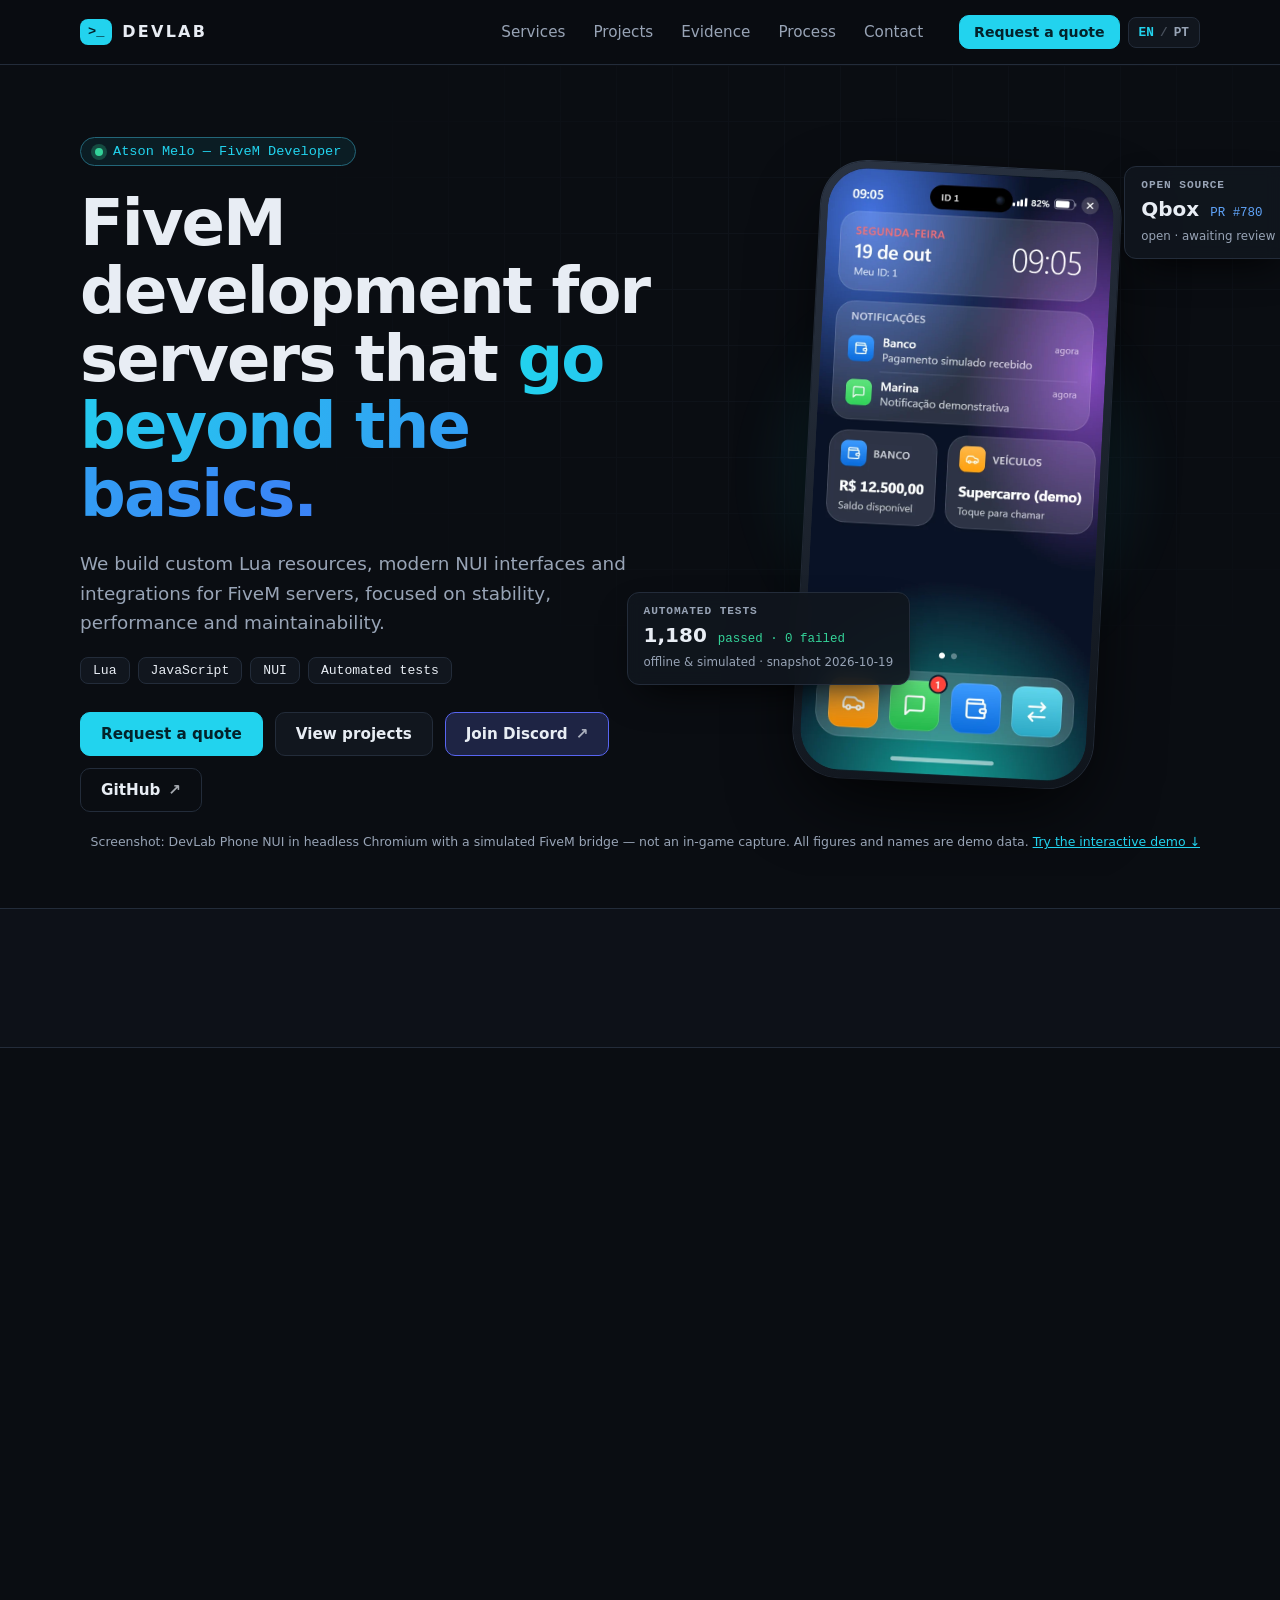
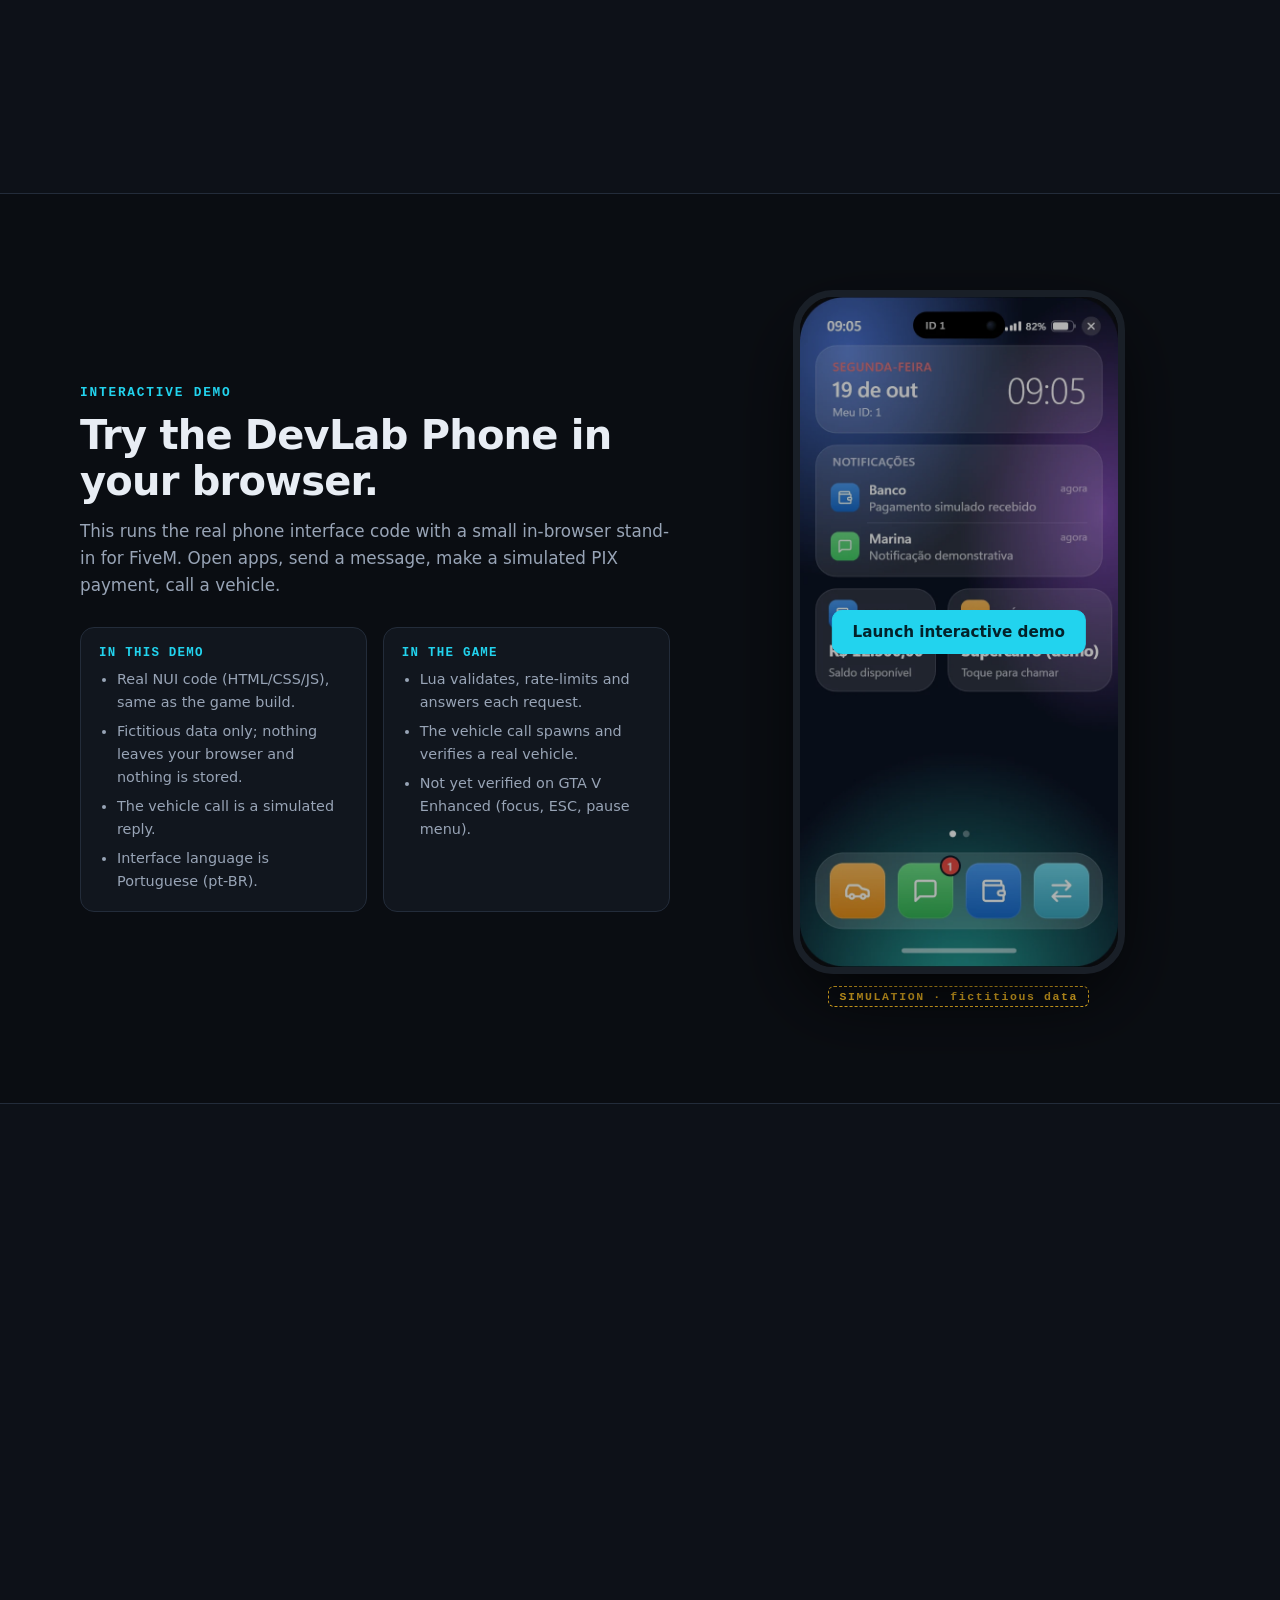
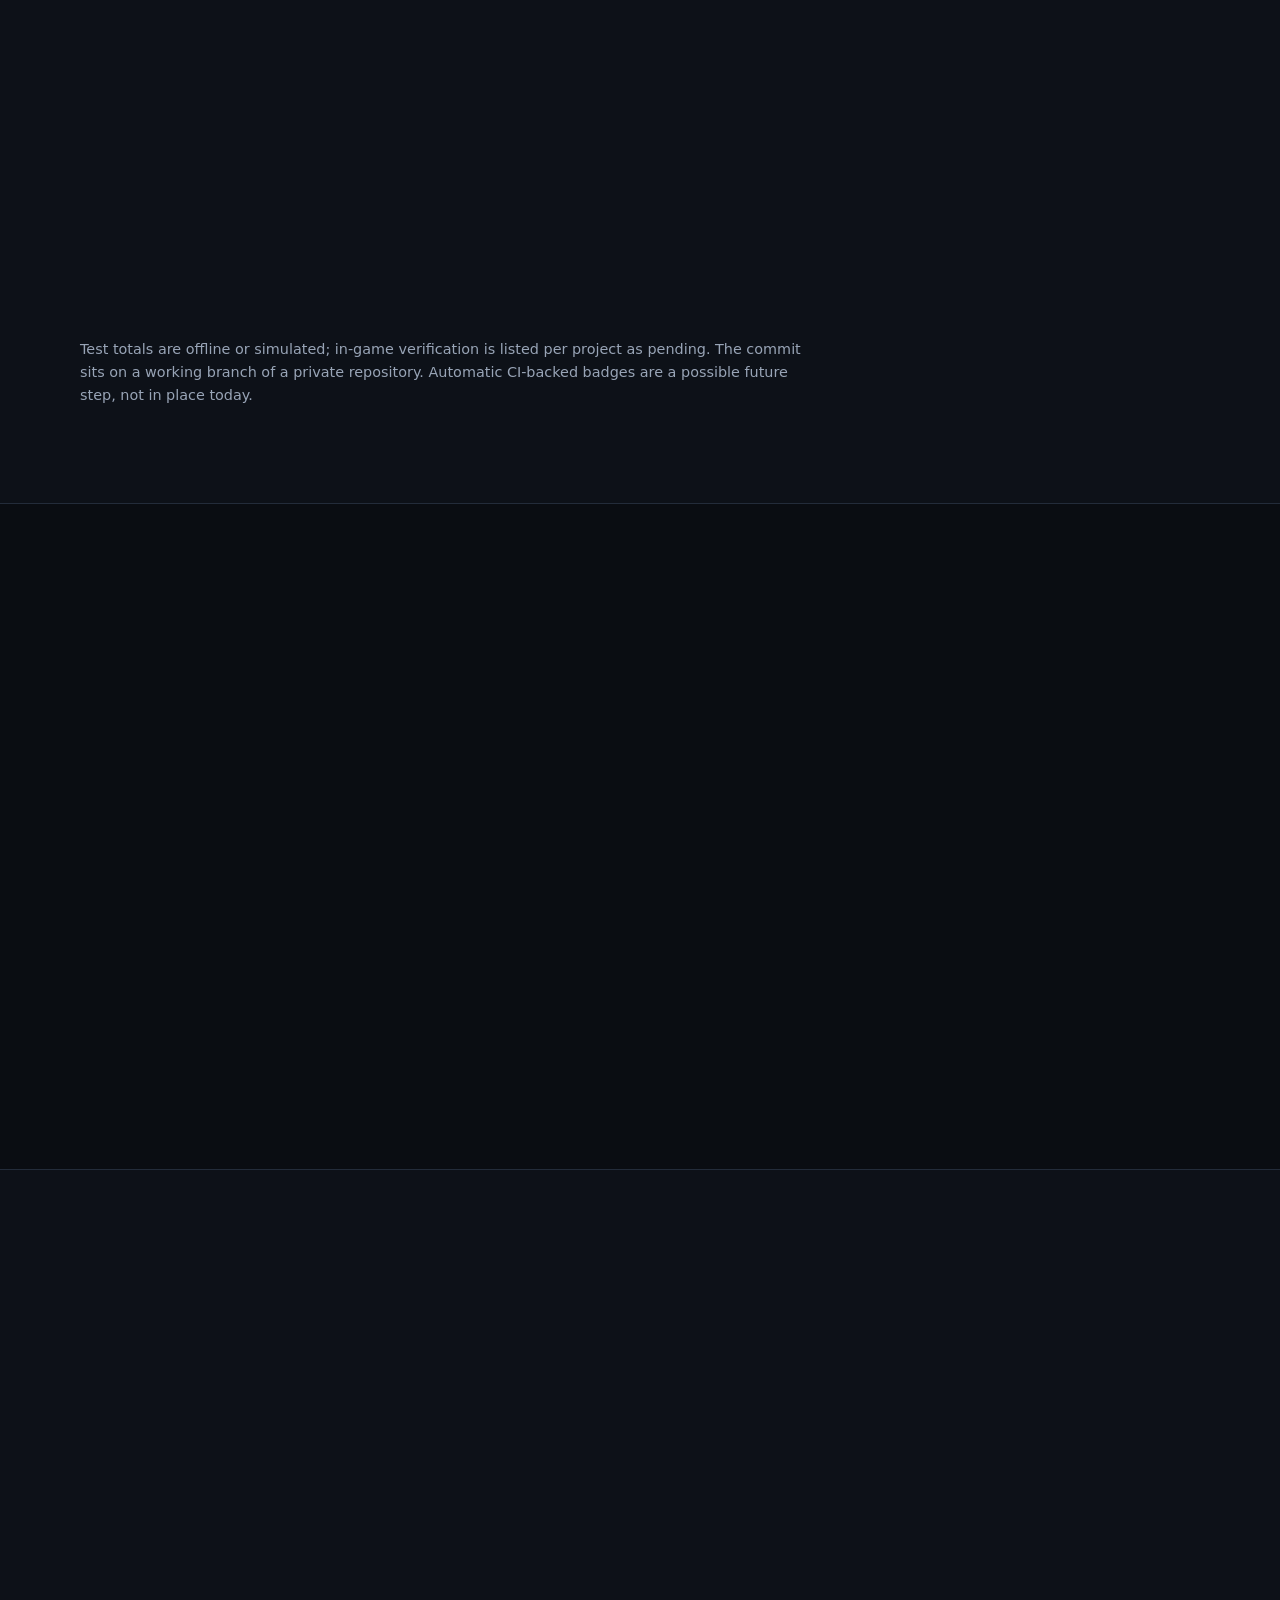
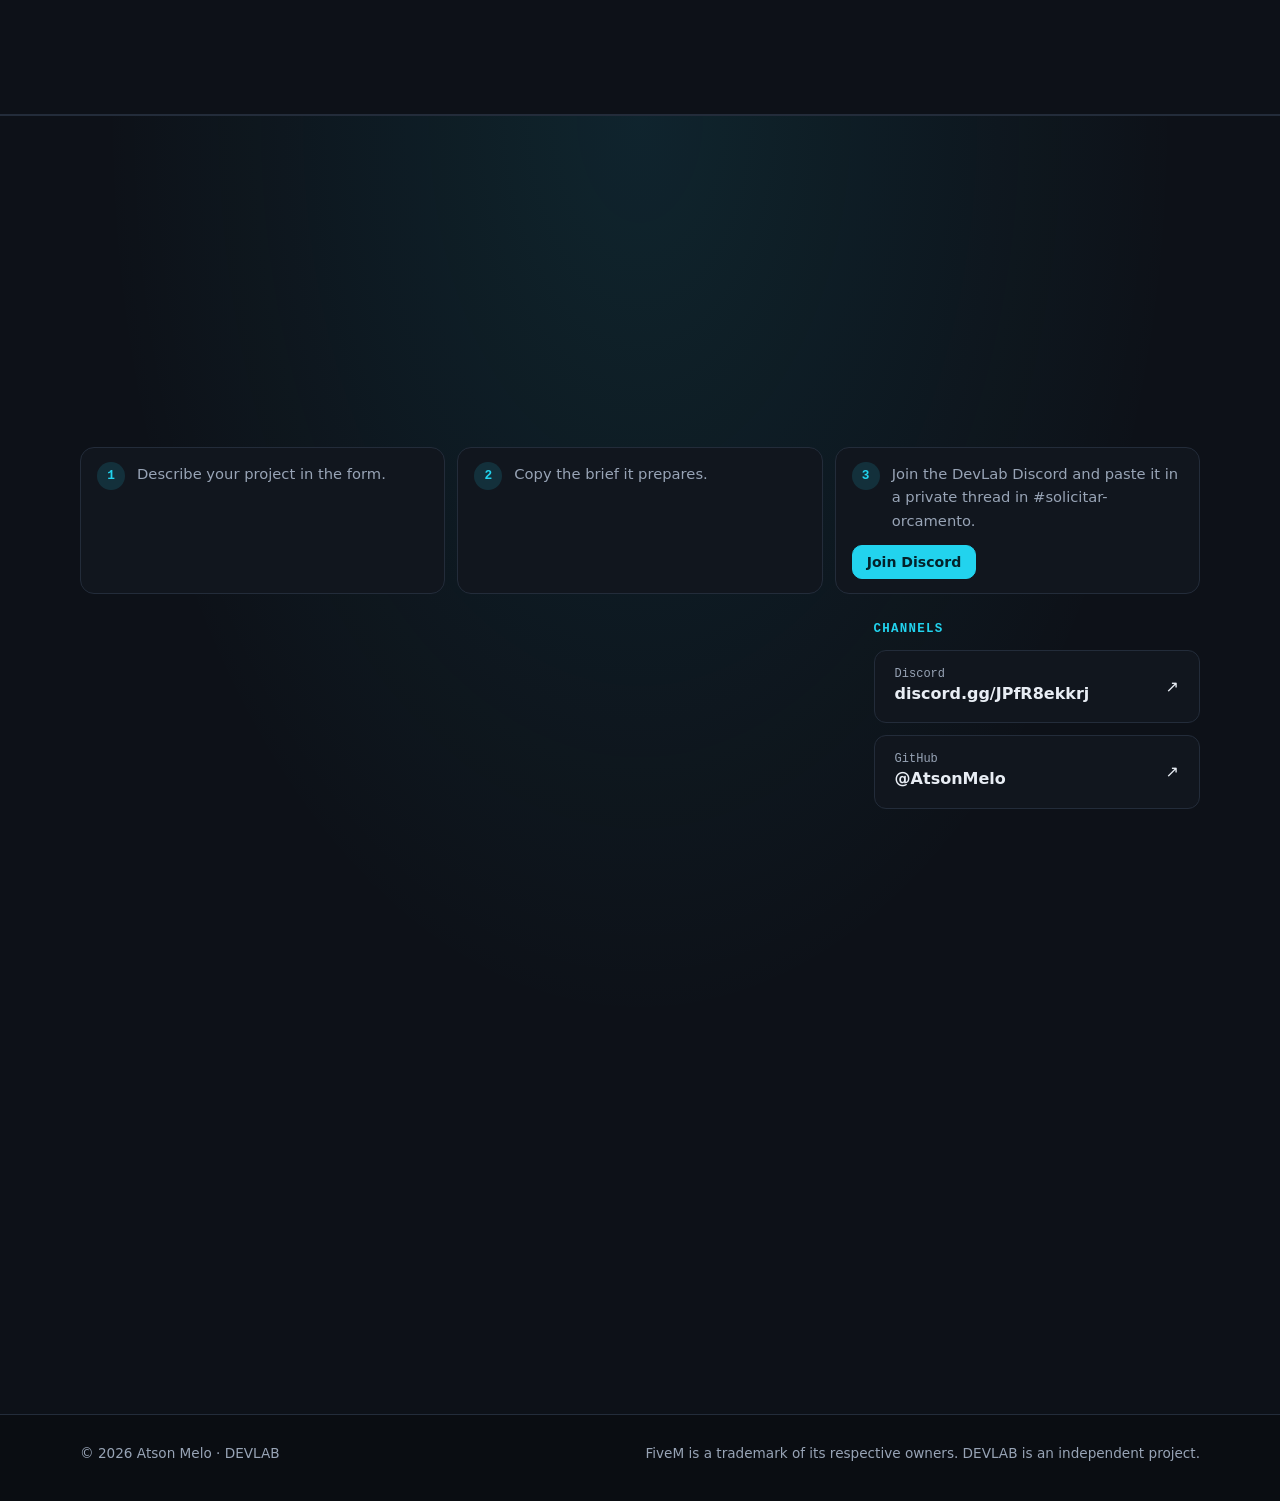
<file: index.html>
<!doctype html>
<html lang="en">
<head>
  <meta charset="utf-8">
  <meta name="viewport" content="width=device-width, initial-scale=1">
  <title>DEVLAB — Atson Melo | FiveM Developer</title>
  <meta name="description" content="Custom FiveM resources in Lua, modern NUI interfaces and system integrations. Stability, performance and maintainability, backed by automated tests. By Atson Melo.">
  <meta http-equiv="Content-Security-Policy" content="default-src 'self'; script-src 'self'; style-src 'self'; img-src 'self' data:; connect-src 'none'; frame-src 'self'; object-src 'none'; base-uri 'none'; form-action 'none'">
  <meta name="theme-color" content="#0a0d12">
  <link rel="canonical" href="https://atsonmelo.github.io/">
  <link rel="icon" href="assets/img/favicon.svg" type="image/svg+xml">

  <meta property="og:type" content="website">
  <meta property="og:site_name" content="DEVLAB">
  <meta property="og:title" content="DEVLAB — Atson Melo | FiveM Developer">
  <meta property="og:description" content="FiveM development for servers that go beyond the basics. Lua • NUI • Integrations • Automated tests.">
  <meta property="og:url" content="https://atsonmelo.github.io/">
  <meta property="og:image" content="https://atsonmelo.github.io/assets/img/og.png">
  <meta property="og:image:width" content="1200">
  <meta property="og:image:height" content="630">
  <meta name="twitter:card" content="summary_large_image">

  <link rel="stylesheet" href="assets/css/styles.css">
  <script src="assets/js/boot.js"></script>
  <script type="application/ld+json">
  {"@context":"https://schema.org","@type":"Person","name":"Atson Melo","jobTitle":"FiveM Developer","url":"https://atsonmelo.github.io/","sameAs":["https://github.com/AtsonMelo"],"knowsAbout":["FiveM","Lua","JavaScript","NUI","Qbox"]}
  </script>
</head>
<body>
<a class="skip" href="#main" data-i18n="nav.skip">Skip to content</a>

<header class="site-header">
  <div class="wrap bar">
    <a class="brand" href="#top" aria-label="DEVLAB — Atson Melo"><span class="brand-mark" aria-hidden="true">&gt;_</span><span class="brand-name">DEVLAB</span></a>
    <nav class="nav" id="nav" aria-label="Primary">
      <a href="#services" data-i18n="nav.services">Services</a>
      <a href="#projects" data-i18n="nav.projects">Projects</a>
      <a href="#evidence" data-i18n="nav.evidence">Evidence</a>
      <a href="#process" data-i18n="nav.process">Process</a>
      <a href="#contact" data-i18n="nav.contact">Contact</a>
    </nav>
    <div class="bar-actions">
      <a class="btn small primary bar-cta" href="#quote" data-i18n="nav.quote">Request a quote</a>
      <button class="lang" id="lang" type="button" aria-label="EN / PT: language / idioma" data-lang="en"><span data-l="en">EN</span><i aria-hidden="true">/</i><span data-l="pt">PT</span></button>
      <button class="burger" id="burger" type="button" aria-label="Menu" aria-expanded="false" aria-controls="nav"><span></span><span></span></button>
    </div>
  </div>
</header>

<main id="main">
<!-- ============ HERO ============ -->
<section class="hero" id="top">
  <div class="wrap hero-grid">
    <div class="hero-copy">
      <p class="eyebrow"><span class="dot" aria-hidden="true"></span><span data-i18n="hero.eyebrow">Atson Melo — FiveM Developer</span></p>
      <h1><span data-i18n="hero.h1a">FiveM development for servers that</span> <em data-i18n="hero.h1b">go beyond the basics.</em></h1>
      <p class="lead" data-i18n="hero.lead">We build custom Lua resources, modern NUI interfaces and integrations for FiveM servers, focused on stability, performance and maintainability.</p>
      <p class="stack"><span>Lua</span><span>JavaScript</span><span>NUI</span><span>Automated tests</span></p>
      <div class="cta-row">
        <a class="btn primary" href="#quote" data-i18n="hero.cta2">Request a quote</a>
        <a class="btn" href="#projects" data-i18n="hero.cta1">View projects</a>
        <a class="btn discord" href="#contact" rel="noopener" data-discord hidden><span data-i18n="cta.discord">Join Discord</span><span class="ext" aria-hidden="true">↗</span></a>
        <a class="btn ghost" href="https://github.com/AtsonMelo" rel="noopener" data-github>GitHub<span class="ext" aria-hidden="true">↗</span></a>
      </div>
    </div>

    <div class="hero-visual">
      <div class="glow" aria-hidden="true"></div>
      <figure class="phone-frame">
        <img src="assets/img/phone-home.webp" width="332" height="700" alt="DevLab Phone home screen: widgets, notifications and app dock, rendered in headless Chromium with a simulated FiveM bridge" data-i18n-alt="hero.phoneAlt" fetchpriority="high">
      </figure>
      <div class="float f1">
        <span class="f-label" data-i18n="hero.f1l">Automated tests</span>
        <strong>1,180 <small data-i18n="hero.f1s">passed · 0 failed</small></strong>
        <span class="f-note" data-i18n="hero.f1n">offline &amp; simulated · snapshot 2026-10-19</span>
      </div>
      <div class="float f2">
        <span class="f-label" data-i18n="hero.f2l">Open source</span>
        <strong>Qbox <small>PR #780</small></strong>
        <span class="f-note" data-i18n="hero.f2n">open · awaiting review</span>
      </div>
    </div>
  </div>
  <p class="wrap shot-note"><span data-i18n="hero.shotNote">Screenshot: DevLab Phone NUI in headless Chromium with a simulated FiveM bridge — not an in-game capture. All figures and names are demo data.</span> <a href="#demo" data-i18n="hero.tryDemo">Try the interactive demo ↓</a></p>
</section>

<!-- ============ PROOF STRIP ============ -->
<section class="proof" aria-label="Evidence summary">
  <div class="wrap proof-grid">
    <div><strong>1,180</strong><span data-i18n="proof.tests">automated tests passing, 0 failing (snapshot 2026-10-19)</span></div>
    <div><strong>3</strong><span data-i18n="proof.res">own resources: phone, character, core</span></div>
    <div><strong>1</strong><span data-i18n="proof.pr">open upstream PR in Qbox qbx_core</span></div>
    <div><strong>FXServer</strong><span data-i18n="proof.boot">core resource booted on a real local FiveM server</span></div>
  </div>
</section>

<!-- ============ SERVICES ============ -->
<section class="section" id="services">
  <div class="wrap">
    <header class="section-head">
      <p class="kicker" data-i18n="sv.kicker">Services</p>
      <h2 data-i18n="sv.title">What we can build or fix for your server.</h2>
      <p class="sub" data-i18n="sv.sub">Four clear offers. Scope, deliverables and limits are agreed in writing before development starts.</p>
    </header>
    <div class="services">
      <article class="svc">
        <span class="svc-n" aria-hidden="true">01</span>
        <h3 data-i18n="sv.1t">Custom FiveM resources</h3>
        <p data-i18n="sv.1d">Server and client Lua for the feature your server is missing, with validation, clean failure handling and configuration you can change.</p>
        <p class="svc-eg" data-i18n="sv.1e">Seen in: DevLab Character, DevLab Core.</p>
        <a class="btn small" href="#quote" data-service="resource" data-i18n="sv.cta">Request this</a>
      </article>
      <article class="svc">
        <span class="svc-n" aria-hidden="true">02</span>
        <h3 data-i18n="sv.2t">NUI interfaces</h3>
        <p data-i18n="sv.2d">Modern, responsive in-game interfaces in HTML, CSS and JavaScript, keyboard friendly, wired to Lua through a defined contract.</p>
        <p class="svc-eg" data-i18n="sv.2e">Seen in: DevLab Phone (try the demo).</p>
        <a class="btn small" href="#quote" data-service="nui" data-i18n="sv.cta">Request this</a>
      </article>
      <article class="svc">
        <span class="svc-n" aria-hidden="true">03</span>
        <h3 data-i18n="sv.3t">System integrations</h3>
        <p data-i18n="sv.3d">Connect resources, UI and server logic safely: versioned messages, input validation, rate limiting, idempotent requests and structured logs.</p>
        <p class="svc-eg" data-i18n="sv.3e">Seen in: the phone’s RPC pipeline and the core’s validated messaging.</p>
        <a class="btn small" href="#quote" data-service="integration" data-i18n="sv.cta">Request this</a>
      </article>
      <article class="svc">
        <span class="svc-n" aria-hidden="true">04</span>
        <h3 data-i18n="sv.4t">Fixes, optimization &amp; maintenance</h3>
        <p data-i18n="sv.4d">Evidence-first diagnosis: reproduce, prove the cause, apply the smallest fix and add a regression test. Ongoing maintenance on request.</p>
        <p class="svc-eg" data-i18n="sv.4e">Seen in: Qbox PR #780 (bounded waits in vehicle spawning).</p>
        <a class="btn small" href="#quote" data-service="fix" data-i18n="sv.cta">Request this</a>
      </article>
    </div>
  </div>
</section>

<!-- ============ PROJECTS ============ -->
<section class="section alt" id="projects">
  <div class="wrap">
    <header class="section-head">
      <p class="kicker" data-i18n="proj.kicker">Projects</p>
      <h2 data-i18n="proj.title">Real work, with the real status.</h2>
      <p class="sub" data-i18n="proj.sub">DEVLAB is a working lab. Each card says what is done, what is still in progress and how it was verified. Source is private; details are available on request.</p>
    </header>

    <div class="cards">
      <!-- Phone -->
      <article class="card card-wide">
        <div class="card-media media-phones" aria-hidden="true">
          <img src="assets/img/phone-bank.webp" width="332" height="700" alt="" loading="lazy">
          <img src="assets/img/phone-messages.webp" width="332" height="700" alt="" loading="lazy">
        </div>
        <div class="card-body">
          <div class="badges"><span class="badge ok" data-i18n="st.tested">Working · tested offline</span><span class="badge" data-i18n="st.nogame">Not yet verified in-game</span></div>
          <h3>DevLab Phone</h3>
          <p data-i18n="p.phone.desc">A custom in-game phone: NUI interface (HTML/CSS/JS) wired to Lua through a validated RPC pipeline. Home, garage, messages and a simulated bank with PIX flow.</p>
          <ul class="tags"><li>Lua</li><li>JavaScript (ES modules)</li><li>HTML/CSS</li><li>NUI</li><li>Playwright</li></ul>
          <div class="card-actions">
            <a class="btn small primary" href="#demo" data-i18n="card.demo">Try the demo</a>
            <button class="btn small" type="button" data-open="dlg-phone" data-i18n="card.details">View details</button>
          </div>
        </div>
      </article>

      <!-- Character -->
      <article class="card">
        <div class="card-media placeholder" role="img" aria-label="Media placeholder">
          <span class="ph-tag" data-i18n="ph.tag">MEDIA PLACEHOLDER</span>
          <span class="ph-txt" data-i18n="ph.char">In-game captures pending</span>
        </div>
        <div class="card-body">
          <div class="badges"><span class="badge warn" data-i18n="st.dev">In development</span><span class="badge" data-i18n="st.tested2">Tested offline</span></div>
          <h3>DevLab Character</h3>
          <p data-i18n="p.char.desc">Character appearance management: validated presets, in-game calibration tools and per-player saved choices, restricted to authorized players.</p>
          <ul class="tags"><li>Lua</li><li>Presets</li><li>Per-player persistence</li><li>ACE permissions</li></ul>
          <button class="btn small" type="button" data-open="dlg-char" data-i18n="card.details">View details</button>
        </div>
      </article>

      <!-- Core -->
      <article class="card">
        <div class="card-media term" aria-hidden="true">
<pre><span class="t-dim">$ start local FXServer</span>
<span class="t-ok">Started resource devlab_core</span>
{"event":"started","version":"0.1.0"}
<span class="t-dim">&gt; devlab_status</span>
{"event":"status","accepted":0,"rejected":0}</pre>
        </div>
        <div class="card-body">
          <div class="badges"><span class="badge ok" data-i18n="st.found">Reference resource · booted on FXServer</span></div>
          <h3>DevLab Core</h3>
          <p data-i18n="p.core.desc">A framework-independent reference resource: validated client↔server messaging, per-player rate limiting and structured JSON logs. Its patterns are reused by the other DEVLAB resources.</p>
          <ul class="tags"><li>Lua</li><li data-i18n="tag.arch">Architecture</li><li data-i18n="tag.tests">Tests</li></ul>
          <button class="btn small" type="button" data-open="dlg-core" data-i18n="card.details">View details</button>
        </div>
      </article>

      <!-- Qbox -->
      <article class="card card-wide card-oss">
        <div class="card-media oss" aria-hidden="true">
          <div class="pr-chip"><span class="pr-dot"></span>Qbox-project / qbx_core</div>
          <div class="pr-title">fix(lib): bound qbx.spawnVehicle waits and clean up on timeout</div>
          <div class="pr-meta"><span>#780</span><span class="pr-state">Open</span><span class="plus">+16</span><span class="minus">−3</span><span>1 file</span></div>
        </div>
        <div class="card-body">
          <div class="badges"><span class="badge info" data-i18n="st.open">Submitted · open, awaiting review</span></div>
          <h3>Open Source — Qbox</h3>
          <p data-i18n="p.oss.desc">Upstream fix for unbounded waits in <code>qbx.spawnVehicle</code>, with a reproduction harness. Linked, verifiable and still under maintainer review.</p>
          <ul class="tags"><li>Lua</li><li>qbx_core</li><li>Pull request</li><li>Test harness</li></ul>
          <div class="card-actions">
            <a class="btn small primary" href="https://github.com/Qbox-project/qbx_core/pull/780" rel="noopener">PR #780<span class="ext" aria-hidden="true">↗</span></a>
            <button class="btn small" type="button" data-open="dlg-oss" data-i18n="card.details">View details</button>
          </div>
        </div>
      </article>
    </div>
  </div>
</section>

<!-- ============ PHONE DEMO ============ -->
<section class="section" id="demo">
  <div class="wrap demo-grid">
    <div class="demo-copy">
      <p class="kicker" data-i18n="dm.kicker">Interactive demo</p>
      <h2 data-i18n="dm.title">Try the DevLab Phone in your browser.</h2>
      <p class="sub" data-i18n="dm.sub">This runs the real phone interface code with a small in-browser stand-in for FiveM. Open apps, send a message, make a simulated PIX payment, call a vehicle.</p>
      <div class="compare">
        <div>
          <h3 data-i18n="dm.h1">In this demo</h3>
          <ul>
            <li data-i18n="dm.a1">Real NUI code (HTML/CSS/JS), same as the game build.</li>
            <li data-i18n="dm.a2">Fictitious data only; nothing leaves your browser and nothing is stored.</li>
            <li data-i18n="dm.a3">The vehicle call is a simulated reply.</li>
            <li data-i18n="dm.a4">Interface language is Portuguese (pt-BR).</li>
          </ul>
        </div>
        <div>
          <h3 data-i18n="dm.h2">In the game</h3>
          <ul>
            <li data-i18n="dm.b1">Lua validates, rate-limits and answers each request.</li>
            <li data-i18n="dm.b2">The vehicle call spawns and verifies a real vehicle.</li>
            <li data-i18n="dm.b3">Not yet verified on GTA V Enhanced (focus, ESC, pause menu).</li>
          </ul>
        </div>
      </div>
    </div>
    <div class="demo-stage" id="demo-stage">
      <div class="demo-poster">
        <img src="assets/img/phone-home.webp" width="332" height="700" alt="" loading="lazy">
        <button class="btn primary" id="demo-launch" type="button" data-i18n="dm.launch">Launch interactive demo</button>
      </div>
      <p class="demo-tag" data-i18n="dm.tag">SIMULATION · fictitious data</p>
    </div>
  </div>
</section>

<!-- ============ EVIDENCE ============ -->
<section class="section alt" id="evidence">
  <div class="wrap">
    <header class="section-head">
      <p class="kicker" data-i18n="ev.kicker">Evidence</p>
      <h2 data-i18n="ev.title">Numbers with their source and date.</h2>
      <p class="sub" data-i18n="ev.sub">These are dated snapshots checked by hand before publishing, not a live feed. Every figure comes from a command or a public page you can recognize.</p>
    </header>
    <div class="ev-table" role="table" aria-label="Evidence">
      <div class="ev-row ev-head" role="row"><span role="columnheader" data-i18n="ev.c1">Item</span><span role="columnheader" data-i18n="ev.c2">Result</span><span role="columnheader" data-i18n="ev.c3">Source</span><span role="columnheader" data-i18n="ev.c4">Date</span></div>
      <div class="ev-row" role="row"><span role="cell">devlab_core · Lua</span><span role="cell" data-i18n="ev.rc">29 passed, 0 failed</span><span role="cell" data-i18n="ev.s1">Offline suite, simulated natives</span><span role="cell">2026-10-19</span></div>
      <div class="ev-row" role="row"><span role="cell">devlab_phone · Lua</span><span role="cell" data-i18n="ev.rp">617 passed, 0 failed</span><span role="cell" data-i18n="ev.s1">Offline suite, simulated natives</span><span role="cell">2026-10-19</span></div>
      <div class="ev-row" role="row"><span role="cell">devlab_character · Lua</span><span role="cell" data-i18n="ev.rch">417 passed, 0 failed</span><span role="cell" data-i18n="ev.s1">Offline suite, simulated natives</span><span role="cell">2026-10-19</span></div>
      <div class="ev-row" role="row"><span role="cell">devlab_phone · UI unit (Node)</span><span role="cell" data-i18n="ev.ru">5 passed, 0 failed</span><span role="cell" data-i18n="ev.s2">node --test</span><span role="cell">2026-10-19</span></div>
      <div class="ev-row" role="row"><span role="cell">devlab_phone · UI end-to-end</span><span role="cell" data-i18n="ev.re">112 passed, 0 failed</span><span role="cell" data-i18n="ev.s3">Headless Chromium, simulated bridge</span><span role="cell">2026-10-19</span></div>
      <div class="ev-row ev-total" role="row"><span role="cell" data-i18n="ev.total">Total</span><span role="cell" data-i18n="ev.rt">1,180 passed, 0 failed</span><span role="cell" data-i18n="ev.s4">Private repository, commit aa99dd7</span><span role="cell">2026-10-19</span></div>
      <div class="ev-row" role="row"><span role="cell">devlab_core · real FXServer</span><span role="cell" data-i18n="ev.r5">Resource started, JSON log and console command verified</span><span role="cell" data-i18n="ev.s5">Local FXServer, loopback only</span><span role="cell">2026-10-18</span></div>
      <div class="ev-row" role="row"><span role="cell">Qbox PR #780</span><span role="cell" data-i18n="ev.r6">Open, review required, not merged</span><span role="cell"><a href="https://github.com/Qbox-project/qbx_core/pull/780" rel="noopener">GitHub ↗</a></span><span role="cell">2026-10-19</span></div>
    </div>
    <p class="note" data-i18n="ev.note">Test totals are offline or simulated; in-game verification is listed per project as pending. The commit sits on a working branch of a private repository. Automatic CI-backed badges are a possible future step, not in place today.</p>
  </div>
</section>

<!-- ============ SKILLS ============ -->
<section class="section" id="skills">
  <div class="wrap">
    <header class="section-head">
      <p class="kicker" data-i18n="sk.kicker">Specialties</p>
      <h2 data-i18n="sk.title">What we work with.</h2>
      <p class="sub" data-i18n="sk.sub">Listed by what the projects above actually use. No self-assigned percentages.</p>
    </header>
    <ul class="skills">
      <li><b>Lua</b><span data-i18n="sk.lua">Server and client scripts, validation, state machines, cleanup on failure.</span></li>
      <li><b>JavaScript</b><span data-i18n="sk.js">Dependency-free ES modules for NUI, safe DOM rendering.</span></li>
      <li><b>HTML / CSS</b><span data-i18n="sk.css">Responsive, accessible interfaces; design tokens; keyboard support.</span></li>
      <li><b>FiveM / Cfx.re</b><span data-i18n="sk.cfx">Resource manifests, NUI callbacks, FXServer runtime, Qbox ecosystem.</span></li>
      <li><b>Git &amp; GitHub</b><span data-i18n="sk.git">Thematic commits, pull requests, review-friendly history.</span></li>
      <li><b data-i18n="sk.testsT">Automated testing</b><span data-i18n="sk.tests">Lua suites, Node unit tests and headless Chromium end-to-end tests.</span></li>
      <li><b data-i18n="sk.intT">Frontend ↔ backend integration</b><span data-i18n="sk.int">Versioned message contracts, idempotent requests, rate limits.</span></li>
      <li><b data-i18n="sk.dbgT">Bug diagnosis &amp; fixes</b><span data-i18n="sk.dbg">Measure, prove the cause, apply the smallest change, test, validate.</span></li>
    </ul>
  </div>
</section>

<!-- ============ PROCESS ============ -->
<section class="section alt" id="process">
  <div class="wrap">
    <header class="section-head">
      <p class="kicker" data-i18n="pr.kicker">How we work</p>
      <h2 data-i18n="pr.title">Clear scope. Tested delivery.</h2>
    </header>
    <ol class="steps">
      <li><span class="n">01</span><h3 data-i18n="pr.s1">Understand</h3><p data-i18n="pr.s1d">We define the problem, your server setup (framework, versions) and what “done” means.</p></li>
      <li><span class="n">02</span><h3 data-i18n="pr.s2">Proposal</h3><p data-i18n="pr.s2d">A written scope with deliverables and limits, so there are no surprises.</p></li>
      <li><span class="n">03</span><h3 data-i18n="pr.s3">Development</h3><p data-i18n="pr.s3d">Versioned in Git, in small reviewable commits.</p></li>
      <li><span class="n">04</span><h3 data-i18n="pr.s4">Testing</h3><p data-i18n="pr.s4d">Automated tests plus in-game checks, reported honestly, including what could not be verified.</p></li>
      <li><span class="n">05</span><h3 data-i18n="pr.s5">Delivery</h3><p data-i18n="pr.s5d">Clean hand-over with documentation and install notes.</p></li>
    </ol>
  </div>
</section>

<!-- ============ CONTACT / QUOTE ============ -->
<section class="section contact" id="contact">
  <div class="wrap">
    <header class="section-head">
      <p class="kicker" data-i18n="ct.kicker">Contact</p>
      <h2 data-i18n="ct.title">Have a FiveM project in mind? Let’s build it.</h2>
      <p class="sub" data-i18n="ct.sub">Describe what your server needs. The form prepares a clear brief that you send through any available channel.</p>
    </header>
    <ol class="flow" id="flow-generic" aria-label="How to request">
      <li><b>1</b><span data-i18n="fl.1">Describe your project in the form.</span></li>
      <li><b>2</b><span data-i18n="fl.2">Copy the brief it prepares.</span></li>
      <li><b>3</b><span data-i18n="fl.g3">Send it through the channel you prefer below.</span></li>
    </ol>
    <ol class="flow" id="flow-discord" aria-label="How to request via Discord" hidden>
      <li><b>1</b><span data-i18n="fl.1">Describe your project in the form.</span></li>
      <li><b>2</b><span data-i18n="fl.2">Copy the brief it prepares.</span></li>
      <li><b>3</b><span data-i18n="fl.d3">Join the DevLab Discord and paste it in a private thread in #solicitar-orcamento.</span> <a class="btn small primary" href="#" rel="noopener" data-discord data-i18n="cta.discord">Join Discord</a></li>
    </ol>
    <div class="contact-grid">
      <form class="quote" id="quote" novalidate aria-labelledby="quote-h">
        <h3 id="quote-h" data-i18n="q.title">Request a quote</h3>
        <div class="field">
          <label for="q-type" data-i18n="q.type">Project type</label>
          <select id="q-type" name="type" required>
            <option value="" data-i18n="q.typePh">Select…</option>
            <option value="resource" data-i18n="q.t1">Custom FiveM resource</option>
            <option value="nui" data-i18n="q.t2">NUI interface</option>
            <option value="integration" data-i18n="q.t3">System integration</option>
            <option value="fix" data-i18n="q.t4">Fix, optimization or maintenance</option>
            <option value="unsure" data-i18n="q.t5">Not sure yet</option>
          </select>
        </div>
        <div class="field">
          <label for="q-fw" data-i18n="q.fw">Server framework</label>
          <select id="q-fw" name="fw">
            <option value="Unknown / not sure" data-i18n="q.f0">Not sure / other</option>
            <option value="Qbox">Qbox</option><option value="QBCore">QBCore</option><option value="ESX">ESX</option>
            <option value="Standalone" data-i18n="q.f4">Standalone (no framework)</option>
          </select>
        </div>
        <div class="field">
          <label for="q-feature" data-i18n="q.feature">Desired feature</label>
          <input id="q-feature" name="feature" type="text" maxlength="120" autocomplete="off" placeholder="e.g. garage menu, HUD, job system" data-i18n-ph="q.featurePh">
        </div>
        <div class="field">
          <label for="q-desc" data-i18n="q.desc">Describe your need</label>
          <textarea id="q-desc" name="desc" rows="5" maxlength="1500" required placeholder="What should it do? What is broken or slow today? Any deadline?" data-i18n-ph="q.descPh"></textarea>
          <small class="count"><span id="q-count">0</span>/1500</small>
        </div>
        <div class="field">
          <label for="q-contact" data-i18n="q.contact">How can we reach you?</label>
          <input id="q-contact" name="contact" type="text" maxlength="120" autocomplete="off" required placeholder="Discord username, e-mail or other" data-i18n-ph="q.contactPh">
        </div>
        <p class="error" id="q-error" role="alert" hidden></p>
        <button class="btn primary" type="submit" data-i18n="q.submit">Prepare my brief</button>
        <p class="privacy" data-i18n="q.privacy">Nothing is sent or stored by this page. The brief is generated in your browser; you choose where to send it.</p>

        <div class="brief" id="brief" hidden>
          <label for="q-brief" data-i18n="q.brief">Your brief: not sent yet (written in English)</label>
          <textarea id="q-brief" rows="10" readonly></textarea>
          <div class="brief-actions" id="brief-actions"></div>
          <p class="note" id="brief-status" role="status" aria-live="polite"></p>
        </div>
      </form>

      <aside class="channels">
        <h3 data-i18n="ch.title">Channels</h3>
        <ul id="channels" class="channel-list"></ul>
        <p id="channels-note" class="note" hidden data-i18n="ct.note">Direct channels are being set up. For now, GitHub is the best way to reach us.</p>
      </aside>
    </div>
  </div>
</section>
</main>

<footer class="site-footer">
  <div class="wrap foot">
    <span>© <span id="year">2026</span> Atson Melo · DEVLAB</span>
    <span data-i18n="ft.note">FiveM is a trademark of its respective owners. DEVLAB is an independent project.</span>
  </div>
</footer>

<!-- ============ DETAIL DIALOGS ============ -->
<dialog id="dlg-phone" aria-labelledby="dlg-phone-t">
  <div class="dlg-head"><h3 id="dlg-phone-t">DevLab Phone</h3><button class="x" type="button" data-close aria-label="Close">×</button></div>
  <div class="dlg-body">
    <h4 data-i18n="d.done">Implemented</h4>
    <ul>
      <li data-i18n="p.phone.a1">HUD button, cursor mode, navigation stack and layered ESC handling.</li>
      <li data-i18n="p.phone.a2">NUI ↔ Lua handshake with reconnect, and an RPC pipeline with idempotency and rate limiting.</li>
      <li data-i18n="p.phone.a3">Apps: home widgets, garage (vehicle-call state machine), messages, DevBank and PIX flow.</li>
      <li data-i18n="p.phone.a4">Banking and messages are simulations with demo data; no real value is moved.</li>
      <li data-i18n="p.phone.a5">User text is rendered as plain text; HTML in messages stays literal (covered by a test).</li>
    </ul>
    <h4 data-i18n="d.arch">Architecture</h4>
    <ul>
      <li data-i18n="p.phone.r1">Lua client and server modules loaded in order by the resource manifest; the UI talks to Lua only through a versioned message protocol.</li>
      <li data-i18n="p.phone.r2">Framework-independent today; a Qbox adapter is planned.</li>
    </ul>
    <h4 data-i18n="d.tests">Verification</h4>
    <ul>
      <li data-i18n="p.phone.t1">617 Lua assertions, 5 Node unit tests, 112 headless Chromium end-to-end checks.</li>
      <li data-i18n="p.phone.t2">Run on 2026-10-19, 0 failures. All with a simulated FiveM bridge.</li>
    </ul>
    <h4 data-i18n="d.next">Not done yet</h4>
    <ul>
      <li data-i18n="p.phone.n1">In-game verification on GTA V Enhanced (NUI focus, ESC vs. pause menu).</li>
      <li data-i18n="p.phone.n2">Persistence, Qbox adapter and real player-to-player messaging.</li>
    </ul>
  </div>
</dialog>

<dialog id="dlg-char" aria-labelledby="dlg-char-t">
  <div class="dlg-head"><h3 id="dlg-char-t">DevLab Character</h3><button class="x" type="button" data-close aria-label="Close">×</button></div>
  <div class="dlg-body">
    <h4 data-i18n="d.done">Implemented</h4>
    <ul>
      <li data-i18n="p.char.a1">Appearance presets (face, hair, beard, clothing slots) applied through the game’s ped component and overlay natives.</li>
      <li data-i18n="p.char.a2">Every piece is validated against what the current game build actually has; missing ones are skipped and logged instead of guessed.</li>
      <li data-i18n="p.char.a3">In-game calibration tools: step through pieces, keep the one you like; saved per player on the server (resource key-value storage) and reused on the next apply.</li>
      <li data-i18n="p.char.a4">Optional re-apply on join and respawn.</li>
      <li data-i18n="p.char.a5">Commands are limited to authorized players through an ACE permission; storage and handler errors are contained and logged.</li>
    </ul>
    <h4 data-i18n="d.tests">Verification</h4>
    <ul><li data-i18n="p.char.t1">417 offline Lua assertions, 0 failures (2026-10-19).</li></ul>
    <h4 data-i18n="d.next">Not done yet</h4>
    <ul><li data-i18n="p.char.n1">Nothing has been verified visually in GTA V Enhanced yet, so no screenshots are shown. The card uses a placeholder on purpose.</li></ul>
  </div>
</dialog>

<dialog id="dlg-core" aria-labelledby="dlg-core-t">
  <div class="dlg-head"><h3 id="dlg-core-t">DevLab Core</h3><button class="x" type="button" data-close aria-label="Close">×</button></div>
  <div class="dlg-body">
    <h4 data-i18n="d.resp">Responsibilities</h4>
    <ul>
      <li data-i18n="p.core.a1">Validated client→server messaging: type, length, character set and timestamp checks; unknown fields dropped; invalid sources ignored.</li>
      <li data-i18n="p.core.a3">Per-player rate limiting, structured JSON logging and an ACE-protected status command.</li>
      <li data-i18n="p.core.a2">Booted on a real local FXServer: resource starts, logs its events and answers a console status command.</li>
    </ul>
    <h4 data-i18n="d.arch">Architecture and relation to the other resources</h4>
    <ul>
      <li data-i18n="p.core.r1">Framework-independent. Modules are loaded in order by the manifest because plain Cfx Lua has no resource-local <code>require</code>.</li>
      <li data-i18n="p.core.r2">The resources do not depend on each other at runtime; Phone and Character reuse the same patterns (manifest-loaded modules, validation, rate limiting).</li>
    </ul>
    <h4 data-i18n="d.tests">Verification</h4>
    <ul>
      <li data-i18n="p.core.t1">29 offline assertions, 0 failures (2026-10-19).</li>
      <li data-i18n="p.core.t2">Lesson learned: offline tests with a simulated <code>require</code> hid a real load error. Only the runtime boot exposed it, so it was fixed and covered by new tests.</li>
    </ul>
    <h4 data-i18n="d.next">Not done yet</h4>
    <ul><li data-i18n="p.core.n1">In-game test with a connected client (ping/pong, rate limit, player ACE).</li></ul>
  </div>
</dialog>

<dialog id="dlg-oss" aria-labelledby="dlg-oss-t">
  <div class="dlg-head"><h3 id="dlg-oss-t">Qbox — qbx_core</h3><button class="x" type="button" data-close aria-label="Close">×</button></div>
  <div class="dlg-body">
    <h4 data-i18n="d.done2">Submitted</h4>
    <ul>
      <li data-i18n="p.oss.a1">PR #780 bounds the waits in <code>qbx.spawnVehicle</code> and deletes the created vehicle on timeout (1 file, +16 −3).</li>
      <li data-i18n="p.oss.a2">Related to issue #678. A reproduction harness fails on the original code and passes with the fix.</li>
    </ul>
    <h4 data-i18n="d.status">Current status</h4>
    <ul>
      <li data-i18n="p.oss.s1">Open, review required. It has not been merged and nothing here claims it will be.</li>
      <li data-i18n="p.oss.s2">Validated in a simulated harness. It does not prove the slowdown reported in the issue is gone under real load; that depends on maintainer review and real-world testing.</li>
    </ul>
    <p class="dlg-links"><a href="https://github.com/Qbox-project/qbx_core/pull/780" rel="noopener">Pull request #780 ↗</a> · <a href="https://github.com/Qbox-project/qbx_core/issues/678" rel="noopener">Issue #678 ↗</a></p>
  </div>
</dialog>

<script src="assets/js/config.js"></script>
<script src="assets/js/i18n.js"></script>
<script src="assets/js/main.js"></script>
</body>
</html>
</file>
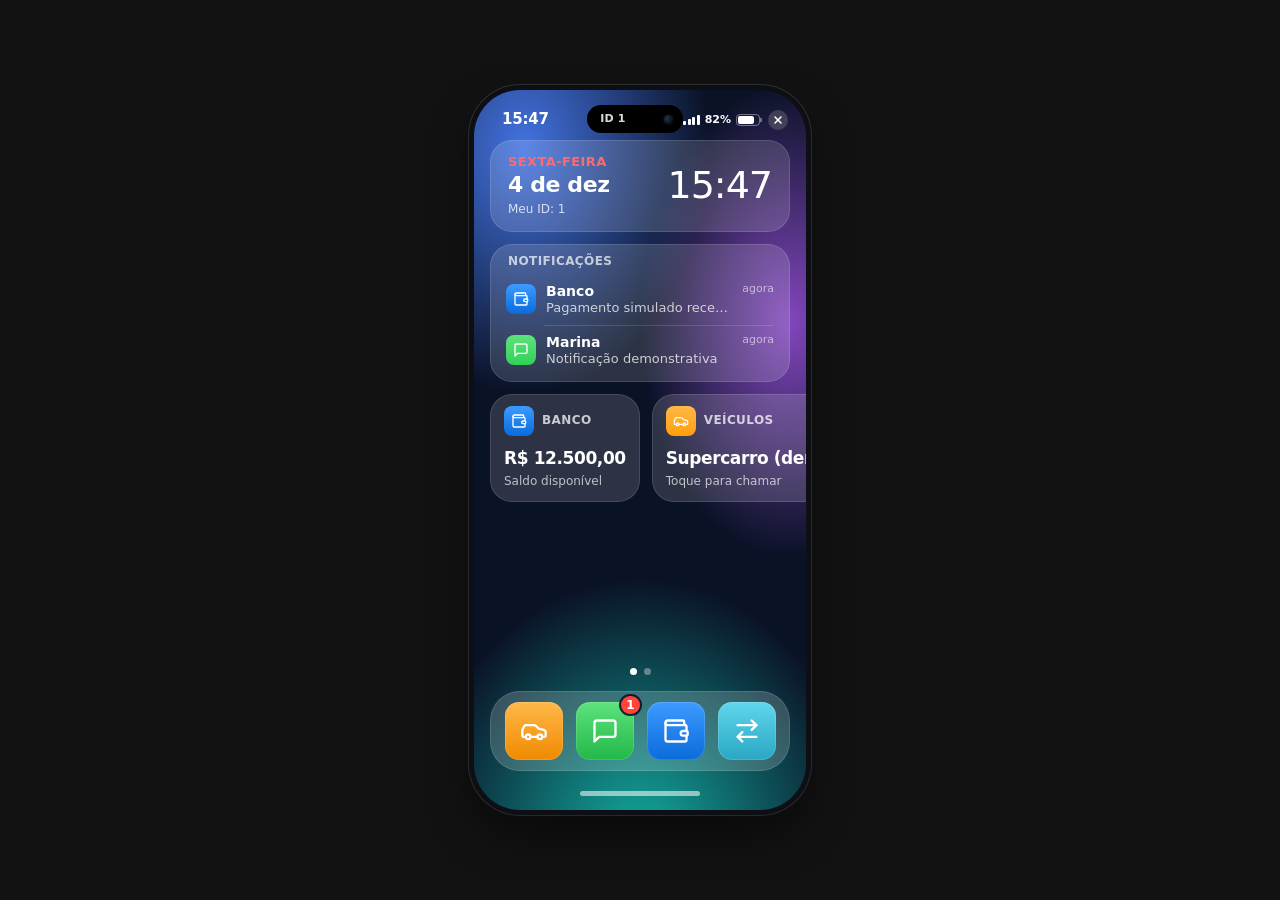
<file: demo/phone/index.html>
<!doctype html>
<html lang="pt-BR">
<head>
  <meta charset="utf-8">
  <meta name="viewport" content="width=device-width, initial-scale=1">
  <meta http-equiv="Content-Security-Policy" content="default-src 'self'; style-src 'self'; script-src 'self'; img-src 'self'; connect-src 'self'; base-uri 'none'; form-action 'none'; object-src 'none'">
  <title>DevLab Phone — browser demo (simulated)</title>
  <link rel="stylesheet" href="css/tokens.css">
  <link rel="stylesheet" href="css/base.css">
  <link rel="stylesheet" href="css/phone.css">
  <link rel="stylesheet" href="demo.css">
</head>
<body data-mode="HUD" data-ready="false">
  <button id="hud-button" type="button" aria-label="Celular">
    <!-- Lucide-style smartphone, inline so the button never depends on JS or assets -->
    <svg width="22" height="22" viewBox="0 0 24 24" fill="none" stroke="currentColor" stroke-width="2" stroke-linecap="round" stroke-linejoin="round" aria-hidden="true" focusable="false">
      <rect x="5" y="2" width="14" height="20" rx="2" ry="2"/><path d="M12 18h.01"/>
    </svg>
  </button>

  <main id="phone" aria-label="Celular" data-view="home" hidden>
    <header id="status-bar">
      <span id="clock">--:--</span>
      <span class="island"><span id="island-id" class="island-id" data-testid="island-id">ID —</span><i class="island-cam" aria-hidden="true"></i></span>
      <span id="device-model" hidden>DevLab</span>
      <span class="sb-right">
        <span id="signal" class="signal" data-level="4" role="img" aria-label="Sinal fictício"><i></i><i></i><i></i><i></i></span>
        <span id="battery" aria-label="Bateria fictícia"></span>
        <span id="batt" class="batt" aria-hidden="true"><i id="batt-fill"></i></span>
        <button id="btn-x" type="button" aria-label="Fechar celular">
          <svg width="12" height="12" viewBox="0 0 24 24" fill="none" stroke="currentColor" stroke-width="3" stroke-linecap="round" stroke-linejoin="round" aria-hidden="true" focusable="false"><path d="M18 6 6 18"/><path d="m6 6 12 12"/></svg>
        </button>
      </span>
    </header>
    <nav id="nav-top" aria-label="Navegação" hidden>
      <button id="btn-back" type="button" aria-label="Voltar">
        <svg width="20" height="20" viewBox="0 0 24 24" fill="none" stroke="currentColor" stroke-width="2.6" stroke-linecap="round" stroke-linejoin="round" aria-hidden="true" focusable="false"><path d="m15 18-6-6 6-6"/></svg>
        <span id="back-label">Voltar</span>
      </button>
    </nav>
    <div id="screen"></div>
    <footer id="home-bar">
      <button id="btn-home" type="button" aria-label="Início"><span class="home-indicator"></span></button>
    </footer>
  </main>

  <script src="sim.js"></script>
  <script type="module" src="js/main.js"></script>
</body>
</html>
</file>
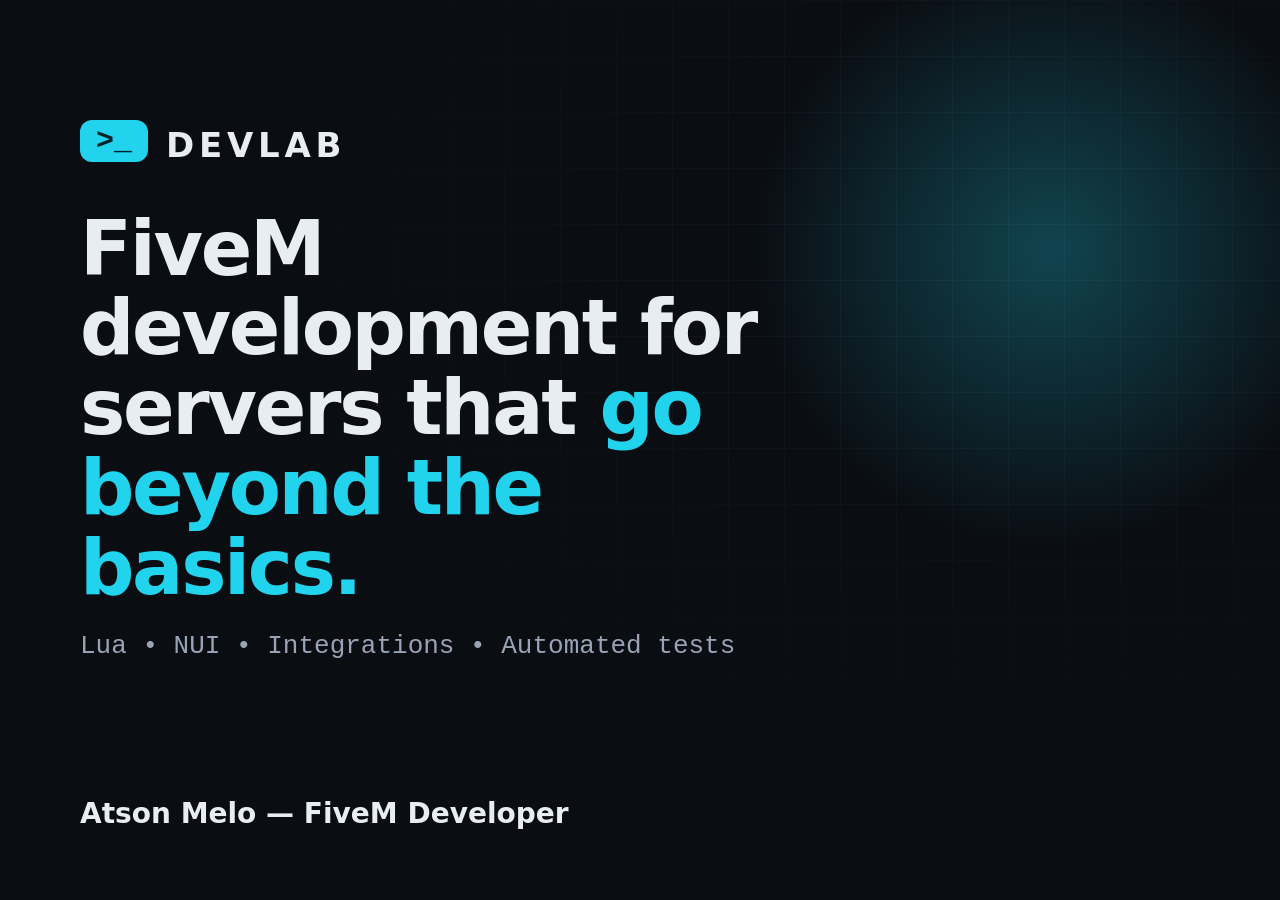
<file: tools/og.html>
<!doctype html><meta charset="utf-8"><style>
html,body{margin:0;width:1200px;height:630px;background:#0a0d12;color:#e8edf4;font:16px ui-sans-serif,system-ui,"Segoe UI",sans-serif;overflow:hidden}
.g{position:absolute;inset:0;background-image:linear-gradient(#232c3a 1px,transparent 1px),linear-gradient(90deg,#232c3a 1px,transparent 1px);background-size:56px 56px;opacity:.3;mask-image:radial-gradient(ellipse 80% 80% at 75% 30%,#000 10%,transparent 70%)}
.glow{position:absolute;right:-80px;top:-60px;width:620px;height:620px;border-radius:50%;background:radial-gradient(circle,rgba(34,211,238,.28),transparent 68%)}
.c{position:absolute;left:80px;top:120px;width:760px}
.b{display:inline-block;font:700 30px ui-monospace,Consolas,monospace;background:#22d3ee;color:#03222a;padding:4px 16px;border-radius:12px;margin-right:18px}
.n{font-weight:800;letter-spacing:.14em;font-size:34px;vertical-align:middle}
h1{font-size:76px;line-height:1.05;letter-spacing:-.03em;margin:44px 0 24px}
h1 em{font-style:normal;color:#22d3ee}
p{font:500 26px ui-monospace,Consolas,monospace;color:#98a4b6;margin:0}
.me{position:absolute;left:80px;bottom:70px;font-size:28px;font-weight:600}
</style><div class="g"></div><div class="glow"></div>
<div class="c"><span class="b">&gt;_</span><span class="n">DEVLAB</span>
<h1>FiveM development for servers that <em>go beyond the basics.</em></h1>
<p>Lua • NUI • Integrations • Automated tests</p></div>
<div class="me">Atson Melo — FiveM Developer</div>
</file>
<file: assets/css/styles.css>
/* DEVLAB — Atson Melo. Static, no build. Tokens first; edit colors here. */
:root {
  color-scheme: dark;
  --bg: #0a0d12;
  --bg-alt: #0d1118;
  --surface: #11161e;
  --surface-2: #171d28;
  --line: #232c3a;
  --text: #e8edf4;
  --muted: #98a4b6;
  --accent: #22d3ee;
  --accent-ink: #03222a;
  --accent-2: #3b82f6;
  --ok: #34d399;
  --warn: #fbbf24;
  --info: #60a5fa;
  --radius: 14px;
  --font: ui-sans-serif, system-ui, -apple-system, "Segoe UI", Roboto, "Helvetica Neue", Arial, sans-serif;
  --mono: ui-monospace, "Cascadia Code", "SF Mono", Menlo, Consolas, monospace;
  --wrap: 1120px;
}
*, *::before, *::after { box-sizing: border-box; }
html { scroll-behavior: smooth; scroll-padding-top: 76px; }
body { margin: 0; background: var(--bg); color: var(--text); font: 16px/1.6 var(--font); -webkit-font-smoothing: antialiased; }
img { max-width: 100%; height: auto; display: block; }
a { color: inherit; }
code { font-family: var(--mono); font-size: .88em; background: var(--surface-2); padding: .1em .4em; border-radius: 6px; }
.wrap { width: min(var(--wrap), 100% - 32px); margin-inline: auto; }
:focus-visible { outline: 2px solid var(--accent); outline-offset: 3px; border-radius: 6px; }
.skip { position: absolute; left: 16px; top: -60px; background: var(--accent); color: var(--accent-ink); padding: 8px 14px; border-radius: 8px; z-index: 100; font-weight: 600; }
.skip:focus { top: 12px; }

/* ---------- header ---------- */
.site-header { position: sticky; top: 0; z-index: 50; background: color-mix(in srgb, var(--bg) 82%, transparent); backdrop-filter: blur(12px); border-bottom: 1px solid var(--line); }
.bar { display: flex; align-items: center; gap: 24px; height: 64px; }
.brand { display: inline-flex; align-items: center; gap: 10px; text-decoration: none; font-weight: 800; letter-spacing: .14em; }
.brand-mark { font-family: var(--mono); color: var(--accent-ink); background: var(--accent); border-radius: 8px; padding: 2px 8px; font-size: .85rem; letter-spacing: 0; }
.nav { display: flex; gap: 4px; margin-left: auto; }
.nav a { text-decoration: none; color: var(--muted); padding: 8px 12px; border-radius: 8px; font-size: .95rem; transition: color .2s, background .2s; }
.nav a:hover { color: var(--text); background: var(--surface); }
.bar-actions { display: flex; align-items: center; gap: 8px; }
.lang { font: 600 .8rem var(--mono); color: var(--muted); background: var(--surface); border: 1px solid var(--line); border-radius: 8px; padding: 7px 10px; cursor: pointer; display: inline-flex; gap: 6px; }
.lang i { opacity: .4; font-style: normal; }
.lang[data-lang="en"] [data-l="en"], .lang[data-lang="pt"] [data-l="pt"] { color: var(--accent); }
.lang:hover { border-color: var(--accent); }
.burger { display: none; width: 40px; height: 36px; background: var(--surface); border: 1px solid var(--line); border-radius: 8px; cursor: pointer; position: relative; }
.burger span { position: absolute; left: 10px; right: 10px; height: 2px; background: var(--text); transition: transform .2s, top .2s; }
.burger span:nth-child(1) { top: 13px; } .burger span:nth-child(2) { top: 21px; }
.burger[aria-expanded="true"] span:nth-child(1) { top: 17px; transform: rotate(45deg); }
.burger[aria-expanded="true"] span:nth-child(2) { top: 17px; transform: rotate(-45deg); }

/* ---------- buttons ---------- */
.btn { display: inline-flex; align-items: center; gap: 8px; font: 600 .95rem var(--font); text-decoration: none; color: var(--text); background: var(--surface); border: 1px solid var(--line); padding: 12px 20px; border-radius: 10px; cursor: pointer; transition: transform .15s, border-color .2s, background .2s; }
.btn:hover { border-color: var(--accent); transform: translateY(-1px); }
.btn.primary { background: var(--accent); color: var(--accent-ink); border-color: var(--accent); }
.btn.primary:hover { background: #67e8f9; }
.btn.ghost { background: transparent; }
.btn.small { padding: 8px 14px; font-size: .88rem; }
.ext { opacity: .7; }

/* ---------- hero ---------- */
.hero { position: relative; padding: 72px 0 24px; overflow: hidden; }
.hero::before { content: ""; position: absolute; inset: 0; background-image: linear-gradient(var(--line) 1px, transparent 1px), linear-gradient(90deg, var(--line) 1px, transparent 1px); background-size: 56px 56px; opacity: .22; mask-image: radial-gradient(ellipse 70% 70% at 70% 30%, #000 20%, transparent 75%); pointer-events: none; }
.hero-grid { position: relative; display: grid; grid-template-columns: 1.1fr .9fr; gap: 40px; align-items: center; }
.eyebrow { display: inline-flex; align-items: center; gap: 10px; font: 500 .85rem var(--mono); color: var(--accent); border: 1px solid color-mix(in srgb, var(--accent) 35%, var(--line)); background: color-mix(in srgb, var(--accent) 8%, transparent); padding: 6px 14px; border-radius: 999px; margin: 0 0 24px; }
.dot { width: 8px; height: 8px; border-radius: 50%; background: var(--ok); box-shadow: 0 0 0 4px color-mix(in srgb, var(--ok) 25%, transparent); }
h1 { font-size: clamp(2.3rem, 5.4vw, 4rem); line-height: 1.06; letter-spacing: -.03em; margin: 0 0 20px; font-weight: 800; }
h1 em { font-style: normal; background: linear-gradient(100deg, var(--accent), var(--accent-2)); -webkit-background-clip: text; background-clip: text; color: transparent; }
.lead { font-size: 1.15rem; color: var(--muted); max-width: 56ch; margin: 0 0 20px; }
.stack { display: flex; flex-wrap: wrap; gap: 8px; margin: 0 0 28px; }
.stack span { font: 500 .82rem var(--mono); color: var(--text); background: var(--surface); border: 1px solid var(--line); padding: 5px 12px; border-radius: 8px; }
.cta-row { display: flex; flex-wrap: wrap; gap: 12px; }
.hero-visual { position: relative; display: grid; place-items: center; min-height: 520px; }
.glow { position: absolute; width: 420px; height: 420px; border-radius: 50%; background: radial-gradient(circle, color-mix(in srgb, var(--accent) 30%, transparent), transparent 68%); filter: blur(20px); }
.phone-frame { position: relative; margin: 0; width: min(300px, 70vw); border-radius: 46px; padding: 7px; background: linear-gradient(160deg, #2a3342, #0f141b); box-shadow: 0 30px 80px -20px #000, 0 0 0 1px #2f3a4b; transform: rotate(3deg); }
.phone-frame img { border-radius: 40px; }
.float { position: absolute; background: color-mix(in srgb, var(--surface) 92%, transparent); border: 1px solid var(--line); border-radius: 12px; padding: 12px 16px; display: grid; gap: 2px; box-shadow: 0 16px 40px -16px #000; backdrop-filter: blur(8px); }
.float strong { font-size: 1.25rem; }
.float small { font: 500 .78rem var(--mono); color: var(--ok); margin-left: 4px; }
.f-label { font: 600 .7rem var(--mono); text-transform: uppercase; letter-spacing: .08em; color: var(--muted); }
.f-note { font-size: .74rem; color: var(--muted); }
.f1 { left: -18%; bottom: 16%; } .f2 { right: -19%; top: 0; } .f2 small { color: var(--info); }
.shot-note { position: relative; margin: 20px auto 0; font-size: .78rem; color: var(--muted); text-align: right; }

/* ---------- proof ---------- */
.proof { border-block: 1px solid var(--line); background: var(--bg-alt); margin-top: 32px; }
.proof-grid { display: grid; grid-template-columns: repeat(4, 1fr); }
.proof-grid > div { padding: 28px 20px; border-left: 1px solid var(--line); display: grid; gap: 4px; align-content: start; }
.proof-grid > div:first-child { border-left: 0; padding-left: 0; }
.proof strong { font-size: 1.8rem; letter-spacing: -.02em; color: var(--accent); line-height: 1.1; }
.proof span { color: var(--muted); font-size: .9rem; }

/* ---------- sections ---------- */
.section { padding: 96px 0; }
.section.alt { background: var(--bg-alt); border-block: 1px solid var(--line); }
.section-head { max-width: 720px; margin-bottom: 48px; }
.kicker { font: 600 .8rem var(--mono); text-transform: uppercase; letter-spacing: .14em; color: var(--accent); margin: 0 0 12px; }
h2 { font-size: clamp(1.7rem, 3.4vw, 2.5rem); line-height: 1.15; letter-spacing: -.02em; margin: 0 0 14px; }
.sub { color: var(--muted); margin: 0; font-size: 1.05rem; }

/* ---------- cards ---------- */
.cards { display: grid; grid-template-columns: repeat(2, 1fr); gap: 20px; }
.card { background: var(--surface); border: 1px solid var(--line); border-radius: var(--radius); overflow: hidden; display: flex; flex-direction: column; transition: border-color .25s, transform .25s; }
.card:hover { border-color: color-mix(in srgb, var(--accent) 45%, var(--line)); transform: translateY(-3px); }
.card-wide { grid-column: 1 / -1; display: grid; grid-template-columns: .9fr 1.1fr; }
.card-media { min-height: 200px; background: linear-gradient(160deg, var(--surface-2), var(--bg-alt)); border-bottom: 1px solid var(--line); display: grid; place-items: center; position: relative; overflow: hidden; }
.card-wide .card-media { border-bottom: 0; border-right: 1px solid var(--line); }
.media-phones { grid-auto-flow: column; justify-content: center; align-items: end; gap: 16px; padding: 28px 24px 0; min-height: 320px; }
.media-phones img { width: 150px; border-radius: 24px 24px 0 0; border: 3px solid #2a3342; border-bottom: 0; box-shadow: 0 -10px 40px -10px #000; }
.media-phones img:nth-child(2) { margin-bottom: -40px; }
.placeholder { background: repeating-linear-gradient(135deg, var(--surface-2) 0 14px, var(--bg-alt) 14px 28px); text-align: center; gap: 6px; align-content: center; padding: 24px; }
.ph-tag { font: 700 .72rem var(--mono); letter-spacing: .14em; color: var(--warn); border: 1px dashed var(--warn); padding: 3px 10px; border-radius: 6px; }
.ph-txt { font-size: .85rem; color: var(--muted); }
.term { padding: 20px; place-items: stretch; align-items: center; }
.term pre { margin: 0; font: .78rem/1.7 var(--mono); color: #cbd5e1; white-space: pre-wrap; word-break: break-word; }
.t-dim { color: #64748b; } .t-ok { color: var(--ok); }
.oss { padding: 28px; place-items: start; align-content: center; gap: 10px; min-height: 240px; }
.pr-chip { font: 500 .8rem var(--mono); color: var(--muted); display: flex; align-items: center; gap: 8px; }
.pr-dot { width: 10px; height: 10px; border-radius: 50%; background: var(--ok); }
.pr-title { font: 600 1.05rem/1.4 var(--mono); color: var(--text); }
.pr-meta { display: flex; flex-wrap: wrap; gap: 10px; font: .8rem var(--mono); color: var(--muted); align-items: center; }
.pr-state { color: var(--ok); border: 1px solid color-mix(in srgb, var(--ok) 50%, transparent); border-radius: 999px; padding: 1px 10px; }
.plus { color: var(--ok); } .minus { color: #f87171; }
.card-body { padding: 24px; display: flex; flex-direction: column; gap: 12px; align-items: flex-start; flex: 1; }
.card-body h3 { margin: 0; font-size: 1.35rem; letter-spacing: -.01em; }
.card-body p { margin: 0; color: var(--muted); }
.card-body .btn { margin-top: auto; }
.card-actions { display: flex; gap: 10px; flex-wrap: wrap; margin-top: auto; }
.card-actions .btn { margin-top: 0; }
.badges { display: flex; flex-wrap: wrap; gap: 8px; }
.badge { font: 600 .72rem var(--mono); padding: 4px 10px; border-radius: 999px; border: 1px solid var(--line); color: var(--muted); }
.badge.ok { color: var(--ok); border-color: color-mix(in srgb, var(--ok) 45%, transparent); background: color-mix(in srgb, var(--ok) 8%, transparent); }
.badge.warn { color: var(--warn); border-color: color-mix(in srgb, var(--warn) 45%, transparent); background: color-mix(in srgb, var(--warn) 8%, transparent); }
.badge.info { color: var(--info); border-color: color-mix(in srgb, var(--info) 45%, transparent); background: color-mix(in srgb, var(--info) 8%, transparent); }
.tags { list-style: none; display: flex; flex-wrap: wrap; gap: 6px; padding: 0; margin: 0; }
.tags li { font: .76rem var(--mono); color: var(--muted); background: var(--bg-alt); border: 1px solid var(--line); padding: 3px 9px; border-radius: 6px; }

/* ---------- skills ---------- */
.skills { list-style: none; margin: 0; padding: 0; display: grid; grid-template-columns: repeat(4, 1fr); gap: 16px; }
.skills li { background: var(--surface); border: 1px solid var(--line); border-radius: var(--radius); padding: 20px; display: grid; gap: 8px; align-content: start; }
.skills b { color: var(--accent); font: 700 .95rem var(--mono); }
.skills span { color: var(--muted); font-size: .92rem; }

/* ---------- process ---------- */
.steps { list-style: none; margin: 0; padding: 0; display: grid; grid-template-columns: repeat(5, 1fr); gap: 16px; counter-reset: s; }
.steps li { position: relative; padding: 22px 18px 20px; border-top: 2px solid var(--line); }
.steps li:hover { border-top-color: var(--accent); }
.n { font: 700 .8rem var(--mono); color: var(--accent); }
.steps h3 { margin: 6px 0 8px; font-size: 1.15rem; }
.steps p { margin: 0; color: var(--muted); font-size: .92rem; }

/* ---------- contact ---------- */
.contact { background: radial-gradient(ellipse 60% 100% at 50% 0%, color-mix(in srgb, var(--accent) 10%, transparent), transparent 70%), var(--bg-alt); border-top: 1px solid var(--line); }
.contact-box { display: grid; grid-template-columns: 1.2fr .8fr; gap: 48px; align-items: center; }
.channel-list { list-style: none; margin: 0; padding: 0; display: grid; gap: 12px; }
.channel-list a, .channel-list .static { display: flex; align-items: center; justify-content: space-between; gap: 12px; padding: 16px 20px; border-radius: 12px; border: 1px solid var(--line); background: var(--surface); text-decoration: none; transition: border-color .2s, transform .15s; }
.channel-list a:hover { border-color: var(--accent); transform: translateX(3px); }
.channel-list small { font: .75rem var(--mono); color: var(--muted); display: block; }
.channel-list b { font-weight: 600; }
.note { color: var(--muted); font-size: .9rem; margin: 14px 0 0; }

/* ---------- footer ---------- */
.site-footer { border-top: 1px solid var(--line); padding: 28px 0; color: var(--muted); font-size: .85rem; }
.foot { display: flex; flex-wrap: wrap; justify-content: space-between; gap: 10px; }

/* ---------- dialog ---------- */
dialog { width: min(640px, calc(100% - 32px)); max-height: calc(100dvh - 48px); padding: 0; border: 1px solid var(--line); border-radius: 16px; background: var(--surface); color: var(--text); box-shadow: 0 40px 120px -20px #000; }
dialog::backdrop { background: rgba(3, 6, 10, .72); backdrop-filter: blur(3px); }
.dlg-head { display: flex; justify-content: space-between; align-items: center; padding: 18px 24px; border-bottom: 1px solid var(--line); position: sticky; top: 0; background: var(--surface); }
.dlg-head h3 { margin: 0; font-size: 1.2rem; }
.x { width: 36px; height: 36px; border-radius: 8px; border: 1px solid var(--line); background: var(--surface-2); color: var(--text); font-size: 1.3rem; line-height: 1; cursor: pointer; }
.x:hover { border-color: var(--accent); }
.dlg-body { padding: 8px 24px 24px; }
.dlg-body h4 { font: 700 .78rem var(--mono); text-transform: uppercase; letter-spacing: .1em; color: var(--accent); margin: 20px 0 8px; }
.dlg-body ul { margin: 0; padding-left: 20px; color: var(--muted); display: grid; gap: 6px; }
.dlg-links { margin: 20px 0 0; }
.dlg-links a { color: var(--accent); }

/* ---------- reveal (JS only) ---------- */
.js .reveal { opacity: 0; transform: translateY(14px); transition: opacity .6s ease, transform .6s ease; }
.js .reveal.in { opacity: 1; transform: none; }

/* ---------- responsive ---------- */
@media (max-width: 980px) {
  .hero-grid, .contact-box { grid-template-columns: 1fr; }
  .hero-visual { min-height: 460px; margin-top: 12px; }
  .skills { grid-template-columns: repeat(2, 1fr); }
  .steps { grid-template-columns: repeat(2, 1fr); }
  .proof-grid { grid-template-columns: repeat(2, 1fr); }
  .proof-grid > div:nth-child(3) { border-left: 0; padding-left: 0; }
  .proof-grid > div:nth-child(n+3) { border-top: 1px solid var(--line); }
}
@media (max-width: 760px) {
  .burger { display: block; }
  .nav { position: absolute; top: 64px; left: 0; right: 0; flex-direction: column; background: var(--bg); border-bottom: 1px solid var(--line); padding: 8px 16px 16px; display: none; margin: 0; }
  .nav.open { display: flex; }
  .nav a { padding: 12px; }
  .bar-actions { margin-left: auto; }
  .section { padding: 64px 0; }
  .cards { grid-template-columns: 1fr; }
  .card-wide { grid-template-columns: 1fr; }
  .card-wide .card-media { border-right: 0; border-bottom: 1px solid var(--line); }
  .f1 { left: 0; bottom: 2%; } .f2 { right: 0; top: 0; }
  .shot-note { text-align: left; }
}
@media (max-width: 520px) {
  .skills, .steps { grid-template-columns: 1fr; }
  .proof-grid > div { padding: 20px 12px; }
  .proof strong { font-size: 1.4rem; }
  .cta-row .btn { flex: 1 1 100%; justify-content: center; }
}
@media (prefers-reduced-motion: reduce) {
  html { scroll-behavior: auto; }
  *, *::before, *::after { transition: none !important; animation: none !important; }
  .js .reveal { opacity: 1; transform: none; }
  .btn:hover, .card:hover { transform: none; }
}

/* ================= V2 additions ================= */
.bar-cta { white-space: nowrap; }
.shot-note a { color: var(--accent); }

/* services */
.services { display: grid; grid-template-columns: repeat(4, 1fr); gap: 16px; }
.svc { background: var(--surface); border: 1px solid var(--line); border-radius: var(--radius); padding: 24px 20px; display: flex; flex-direction: column; gap: 10px; align-items: flex-start; transition: border-color .25s, transform .25s; }
.svc:hover { border-color: color-mix(in srgb, var(--accent) 45%, var(--line)); transform: translateY(-3px); }
.svc-n { font: 700 .8rem var(--mono); color: var(--accent); }
.svc h3 { margin: 0; font-size: 1.15rem; line-height: 1.25; }
.svc p { margin: 0; color: var(--muted); font-size: .94rem; }
.svc .svc-eg { font: .78rem var(--mono); color: var(--text); opacity: .75; }
.svc .btn { margin-top: auto; }

/* demo */
.demo-grid { display: grid; grid-template-columns: 1.1fr .9fr; gap: 48px; align-items: center; }
.compare { display: grid; grid-template-columns: 1fr 1fr; gap: 16px; margin-top: 28px; }
.compare > div { background: var(--surface); border: 1px solid var(--line); border-radius: var(--radius); padding: 18px; }
.compare h3 { margin: 0 0 8px; font: 700 .78rem var(--mono); text-transform: uppercase; letter-spacing: .1em; color: var(--accent); }
.compare ul { margin: 0; padding-left: 18px; color: var(--muted); font-size: .9rem; display: grid; gap: 6px; }
.demo-stage { display: grid; justify-items: center; gap: 12px; }
.demo-poster { position: relative; width: min(332px, 100%); }
.demo-poster img { border-radius: 40px; border: 7px solid #232c3a; box-shadow: 0 30px 80px -20px #000; filter: saturate(.85) brightness(.7); }
.demo-poster .btn { position: absolute; left: 50%; top: 50%; transform: translate(-50%, -50%); white-space: nowrap; }
.demo-poster .btn:hover { transform: translate(-50%, -52%); }
.demo-frame { width: min(380px, 100%); height: 740px; border: 1px solid var(--line); border-radius: 28px; background: radial-gradient(circle at 50% 30%, #172033, #0a0d12 70%); }
.demo-tag { margin: 0; font: 700 .72rem var(--mono); letter-spacing: .14em; color: var(--warn); border: 1px dashed var(--warn); padding: 3px 10px; border-radius: 6px; }

/* evidence */
.ev-table { border: 1px solid var(--line); border-radius: var(--radius); overflow: hidden; background: var(--surface); }
.ev-row { display: grid; grid-template-columns: 1.4fr 1.6fr 1.6fr .7fr; gap: 16px; padding: 14px 20px; border-top: 1px solid var(--line); font-size: .92rem; align-items: center; }
.ev-row:first-child { border-top: 0; }
.ev-head { font: 700 .72rem var(--mono); text-transform: uppercase; letter-spacing: .1em; color: var(--muted); background: var(--surface-2); }
.ev-row span:nth-child(2) { color: var(--ok); font-weight: 600; }
.ev-row span:nth-child(3), .ev-row span:nth-child(4) { color: var(--muted); }
.ev-row a { color: var(--accent); }
.ev-total { background: color-mix(in srgb, var(--accent) 7%, transparent); font-weight: 700; }
.ev-table + .note { margin-top: 16px; max-width: 80ch; }

/* contact / quote */
.contact-grid { display: grid; grid-template-columns: 1.4fr .6fr; gap: 32px; align-items: start; }
.quote { background: var(--surface); border: 1px solid var(--line); border-radius: var(--radius); padding: 28px; display: grid; gap: 16px; }
.quote h3 { margin: 0; font-size: 1.3rem; }
.field { display: grid; gap: 6px; position: relative; }
.field label, .brief label { font: 600 .82rem var(--mono); color: var(--muted); }
input, select, textarea { font: 1rem var(--font); color: var(--text); background: var(--bg); border: 1px solid var(--line); border-radius: 10px; padding: 12px 14px; width: 100%; }
textarea { resize: vertical; min-height: 120px; }
input::placeholder, textarea::placeholder { color: #6b778a; }
input:hover, select:hover, textarea:hover { border-color: #33415a; }
input:focus-visible, select:focus-visible, textarea:focus-visible { outline: 2px solid var(--accent); outline-offset: 1px; border-color: var(--accent); }
input[aria-invalid="true"], select[aria-invalid="true"], textarea[aria-invalid="true"] { border-color: #f87171; }
.count { justify-self: end; font: .72rem var(--mono); color: var(--muted); }
.error { color: #fca5a5; font-size: .9rem; margin: 0; }
.privacy { margin: 0; font-size: .8rem; color: var(--muted); }
.brief { display: grid; gap: 10px; border-top: 1px solid var(--line); padding-top: 16px; }
.brief textarea { font: .82rem/1.55 var(--mono); min-height: 200px; }
.brief-actions { display: flex; flex-wrap: wrap; gap: 10px; }
.channels h3 { margin: 0 0 14px; font: 700 .78rem var(--mono); text-transform: uppercase; letter-spacing: .1em; color: var(--accent); }
.contact-box { display: none; }

@media (max-width: 1080px) {
  .services { grid-template-columns: repeat(2, 1fr); }
  .bar-cta { display: none; }
}
@media (max-width: 980px) {
  .demo-grid, .contact-grid { grid-template-columns: 1fr; }
  .demo-stage { order: -1; }
}
@media (max-width: 760px) {
  .ev-head { display: none; }
  .ev-row { grid-template-columns: 1fr; gap: 2px; padding: 14px 16px; }
  .ev-row span:first-child { font-weight: 700; }
  .compare { grid-template-columns: 1fr; }
  .quote { padding: 20px 16px; }
}
@media (max-width: 520px) {
  .services { grid-template-columns: 1fr; }
  .demo-frame { height: 700px; }
}
@media (prefers-reduced-motion: reduce) { .svc:hover { transform: none; } }
[hidden] { display: none !important; }

/* mobile hero: stat cards sit below the phone instead of covering it */
@media (max-width: 760px) {
  .hero-visual { display: flex; flex-direction: column; align-items: center; gap: 14px; min-height: 0; }
  .float { position: static; width: min(300px, 100%); }
  .f1 { order: 2; } .f2 { order: 3; }
  .glow { top: 0; }
}

/* contact flow + discord */
.flow { list-style: none; margin: 0 0 28px; padding: 0; display: grid; grid-template-columns: repeat(3, 1fr); gap: 12px; }
.flow li { display: flex; align-items: center; gap: 12px; flex-wrap: wrap; background: var(--surface); border: 1px solid var(--line); border-radius: var(--radius); padding: 14px 16px; color: var(--muted); font-size: .92rem; }
.flow b { flex: none; width: 28px; height: 28px; display: grid; place-items: center; border-radius: 50%; background: color-mix(in srgb, var(--accent) 14%, transparent); color: var(--accent); font: 700 .8rem var(--mono); }
.btn.discord { border-color: #5865f2; background: color-mix(in srgb, #5865f2 18%, var(--surface)); }
.btn.discord:hover { border-color: #8b95ff; }
@media (max-width: 760px) { .flow { grid-template-columns: 1fr; } }

.flow li { align-items: flex-start; }
.flow li > span { flex: 1 1 180px; }
</file>
<file: demo/phone/css/tokens.css>
:root {
  /* Approved HUD identity: graphite button #19212D, icon sky blue #72D8F5 */
  --c-graphite: #19212d;
  --c-icon: #72d8f5;
  --c-line: rgba(255, 255, 255, 0.08);
  --c-focus: #ffd166;

  /* iOS-dark-inspired system palette (own values, no proprietary assets) */
  --bg: #000;
  --bg-elev: #1c1c1e;
  --bg-elev2: #2c2c2e;
  --fill: rgba(120, 120, 128, 0.24);
  --sep: rgba(84, 84, 88, 0.6);
  --label: #fff;
  --label2: rgba(235, 235, 245, 0.62);
  --label3: rgba(235, 235, 245, 0.32);
  --tint: #0a84ff;
  --tint-soft: rgba(10, 132, 255, 0.16);
  --green: #30d158;
  --red: #ff453a;
  --orange: #ff9f0a;
  --teal: #40c8e0;
  --glass: rgba(44, 44, 46, 0.66);

  --hud-right: 24px;
  --hud-bottom: 24px;
  /* Local system stack only: SF on Apple, Segoe UI Variable/Segoe on Windows. No web fonts. */
  --font: -apple-system, BlinkMacSystemFont, "SF Pro Text", "SF Pro Display", "Segoe UI Variable Text", "Segoe UI", system-ui, Roboto, "Helvetica Neue", Arial, sans-serif;
}
</file>
<file: demo/phone/css/base.css>
/* The NUI page stays transparent and click-through: only the HUD button and the phone take input.
   No GPU-heavy effects, no infinite animations: this page is always loaded. */
html, body { margin: 0; height: 100%; background: transparent; overflow: hidden; font-family: var(--font); color: var(--label); pointer-events: none; }
[hidden] { display: none !important; }
button { font: inherit; color: inherit; -webkit-tap-highlight-color: transparent; }
button:focus-visible, input:focus-visible { outline: 2px solid var(--c-focus); outline-offset: 2px; }

#hud-button {
  position: fixed; right: var(--hud-right); bottom: var(--hud-bottom);
  width: 48px; height: 48px; padding: 0; display: grid; place-items: center;
  border-radius: 15px; border: 1px solid var(--c-line);
  background: var(--c-graphite); color: var(--c-icon); pointer-events: auto; cursor: default;
  transition: transform 90ms ease-out, background-color 90ms ease-out;
}
#hud-button svg { display: block; }
/* Focus is ours in CURSOR/PHONE: capture the pointer so mouse movement keeps the cursor mode alive. */
body[data-mode="CURSOR"], body[data-mode="PHONE"] { pointer-events: auto; }
body[data-ready="false"] #hud-button { display: none; }
body[data-hud="hidden"] #hud-button { display: none; }
body[data-mode="PHONE"] #hud-button { display: none; }
body[data-mode="CURSOR"] #hud-button { border-color: rgba(114, 216, 245, 0.55); cursor: pointer; }
body[data-mode="CURSOR"] #hud-button:hover { background: #202a39; }
body[data-mode="CURSOR"] #hud-button:active { transform: scale(0.95); }
@media (prefers-reduced-motion: reduce) { #hud-button { transition: none; } }
</file>
<file: demo/phone/css/phone.css>
/* iOS-dark-inspired phone with its own identity. Flat fills and translucent rgba over a static gradient wallpaper:
   looks like glass, costs nothing per frame (no heavy GPU effects, no continuous animation). */
#phone {
  position: fixed; right: var(--hud-right); top: 50%; transform: translateY(-50%);
  width: 332px; height: min(720px, 92vh); display: flex; flex-direction: column;
  background: var(--bg); border-radius: 46px; overflow: hidden;
  box-shadow: 0 0 0 5px #0d0f14, 0 0 0 6px rgba(255, 255, 255, 0.12), 0 22px 44px rgba(0, 0, 0, 0.5);
  pointer-events: auto; contain: layout paint; font-size: 15px; line-height: 1.3;
  -webkit-font-smoothing: antialiased; user-select: none; animation: phone-in 140ms ease-out;
}
/* Wallpaper: three soft colour pools over deep blue. Static gradients only. */
#phone[data-view="home"] {
  background:
    radial-gradient(90% 55% at 15% 8%, rgba(70, 120, 235, 0.95) 0%, rgba(70, 120, 235, 0) 62%),
    radial-gradient(75% 55% at 95% 32%, rgba(150, 80, 215, 0.85) 0%, rgba(150, 80, 215, 0) 60%),
    radial-gradient(110% 60% at 50% 105%, rgba(20, 190, 175, 0.9) 0%, rgba(20, 190, 175, 0) 62%),
    #0a1226;
}
@keyframes phone-in { from { opacity: 0; transform: translateY(-50%) translateX(12px); } to { opacity: 1; transform: translateY(-50%); } }
@keyframes screen-in { from { opacity: 0; transform: translateX(14px); } to { opacity: 1; transform: none; } }
@media (prefers-reduced-motion: reduce) { #phone, .screen { animation: none; } }
input { user-select: text; }

/* ---- status bar: time | island | signal, battery, close ---- */
#status-bar { position: relative; display: grid; grid-template-columns: 1fr 96px 1fr; align-items: center; height: 46px; padding: 14px 18px 0 28px; box-sizing: border-box; flex: none; }
#clock { font-size: 15px; font-weight: 600; letter-spacing: -0.2px; }
.island { justify-self: center; display: flex; justify-content: space-between; align-items: center; width: 96px; height: 28px; margin-top: -2px; padding: 0 10px 0 13px; box-sizing: border-box; border-radius: 999px; background: #000; }
.island-id { font-size: 11px; font-weight: 600; letter-spacing: 0.2px; color: rgba(255, 255, 255, 0.85); font-variant-numeric: tabular-nums; }
.island-cam { display: block; width: 9px; height: 9px; border-radius: 50%; background: radial-gradient(circle at 35% 35%, #26324a 0%, #0b0f18 70%); box-shadow: 0 0 0 1px rgba(255, 255, 255, 0.05); }
.sb-right { justify-self: end; display: flex; align-items: center; gap: 5px; font-size: 12px; font-weight: 600; }
#battery { font-size: 11px; font-variant-numeric: tabular-nums; }
.signal { display: inline-flex; align-items: flex-end; gap: 1.5px; height: 10px; }
.signal i { display: block; width: 3px; border-radius: 1px; background: rgba(255, 255, 255, 0.3); }
.signal i:nth-child(1) { height: 4px; } .signal i:nth-child(2) { height: 6px; } .signal i:nth-child(3) { height: 8px; } .signal i:nth-child(4) { height: 10px; }
.signal[data-level="1"] i:nth-child(-n+1), .signal[data-level="2"] i:nth-child(-n+2), .signal[data-level="3"] i:nth-child(-n+3), .signal[data-level="4"] i { background: var(--label); }
.batt { position: relative; display: block; width: 24px; height: 12px; box-sizing: border-box; padding: 1px; border: 1px solid rgba(255, 255, 255, 0.4); border-radius: 4px; }
.batt::after { content: ""; position: absolute; right: -3px; top: 3px; width: 2px; height: 4px; border-radius: 0 1px 1px 0; background: rgba(255, 255, 255, 0.4); }
.batt i { display: block; height: 100%; border-radius: 2px; background: var(--label); }
.batt.low i { background: var(--red); }
#btn-x { width: 20px; height: 20px; margin-left: 3px; display: grid; place-items: center; padding: 0; border: 0; border-radius: 50%; background: rgba(120, 120, 128, 0.4); color: var(--label); cursor: pointer; }
#btn-x:hover { background: rgba(120, 120, 128, 0.65); }
#btn-x:active { transform: scale(0.9); }

/* ---- native-style top navigation (apps only) ---- */
#nav-top { flex: none; display: flex; align-items: center; height: 34px; padding: 0 8px; }
#btn-back { display: flex; align-items: center; gap: 0; padding: 4px 8px 4px 2px; border: 0; background: transparent; color: var(--tint); font-size: 17px; cursor: pointer; }
#btn-back:hover { opacity: 0.8; }
#btn-back:active { opacity: 0.5; }
#btn-back:disabled { opacity: 0.35; cursor: default; }

/* ---- content ---- */
#screen { flex: 1; min-height: 0; overflow-y: auto; padding: 0 16px 8px; scrollbar-width: none; }
#screen::-webkit-scrollbar { width: 0; height: 0; }
.screen { display: flex; flex-direction: column; gap: 12px; min-height: 100%; box-sizing: border-box; animation: screen-in 160ms ease-out; }
.screen-title { margin: 2px 0 0; font-size: 31px; font-weight: 700; letter-spacing: -0.7px; line-height: 1.12; }
.section-header { margin: 6px 0 -6px 14px; font-size: 12px; font-weight: 500; letter-spacing: 0.3px; text-transform: uppercase; color: var(--label2); }
.muted { margin: 0; color: var(--label2); font-size: 14px; }
.footnote { margin: -4px 14px 0; font-size: 12px; color: var(--label2); min-height: 1em; }
.footnote.ok { color: var(--green); } .footnote.err { color: var(--red); }
.empty { color: var(--label2); text-align: center; margin: 28px 0; }
.error { margin: -4px 14px 0; min-height: 1em; color: var(--red); font-size: 13px; }
.banner { margin: 2px 14px 0; font-size: 11px; line-height: 1.35; color: var(--label2); text-align: left; }
.stack { display: flex; flex-direction: column; gap: 8px; }
.center { align-items: center; text-align: center; }

/* ---- home: widgets + page dots + dock ---- */
.screen.home { gap: 12px; padding-top: 4px; }
.widget { border-radius: 22px; background: rgba(255, 255, 255, 0.14); box-shadow: inset 0 0 0 1px rgba(255, 255, 255, 0.12); }
.widget-today { display: flex; align-items: center; justify-content: space-between; padding: 14px 18px; }
.w-date { display: flex; flex-direction: column; }
.w-dow { font-size: 13px; font-weight: 600; text-transform: uppercase; letter-spacing: 0.4px; color: #ff6b6b; }
.w-day { font-size: 22px; font-weight: 600; letter-spacing: -0.4px; }
.widget-today { border: 0; width: 100%; text-align: left; color: var(--label); cursor: pointer; }
.widget-today:active { transform: scale(0.99); }
.w-id { margin-top: 3px; font-size: 12px; color: rgba(255, 255, 255, 0.78); font-variant-numeric: tabular-nums; }
.w-time { font-size: 38px; font-weight: 300; letter-spacing: -1px; font-variant-numeric: tabular-nums; }
.widget-notifs { display: flex; flex-direction: column; padding: 10px 6px 6px; }
.w-header { margin: 0 12px 4px; font-size: 12px; font-weight: 600; text-transform: uppercase; letter-spacing: 0.4px; color: rgba(255, 255, 255, 0.7); }
.w-empty { margin: 8px 12px 10px; font-size: 13px; color: rgba(255, 255, 255, 0.65); }
.notif { position: relative; display: flex; align-items: center; gap: 10px; width: 100%; padding: 8px 10px; text-align: left; border: 0; border-radius: 14px; background: transparent; cursor: pointer; }
.notif + .notif::before { content: ""; position: absolute; top: 0; left: 48px; right: 10px; height: 1px; background: rgba(255, 255, 255, 0.14); }
.notif:hover { background: rgba(255, 255, 255, 0.08); }
.notif:active { background: rgba(255, 255, 255, 0.14); }
.notif-glyph { flex: none; display: grid; place-items: center; width: 30px; height: 30px; border-radius: 8px; color: #fff; background: var(--tint); }
.notif-glyph[data-kind="msg"] { background: linear-gradient(#5ee27c, var(--green)); }
.notif-glyph[data-kind="bank"] { background: linear-gradient(#3d9bff, #0a6bdb); }
.notif-glyph[data-kind="veh"] { background: linear-gradient(#ffb84a, var(--orange)); }
.notif-text { flex: 1; display: flex; flex-direction: column; min-width: 0; }
.notif-title { font-size: 14px; font-weight: 600; }
.notif-body { font-size: 13px; color: rgba(255, 255, 255, 0.75); overflow: hidden; text-overflow: ellipsis; white-space: nowrap; }
.notif-time { align-self: flex-start; font-size: 11px; color: rgba(255, 255, 255, 0.6); }

.widgets-row { display: grid; grid-template-columns: 1fr 1fr; gap: 12px; }
.widget-small { display: flex; flex-direction: column; justify-content: space-between; height: 108px; padding: 12px 14px; text-align: left; border: 0; cursor: pointer; color: var(--label); }
.widget-small:hover { background: rgba(255, 255, 255, 0.2); }
.widget-small:active { transform: scale(0.98); }
.ws-head { display: flex; align-items: center; gap: 8px; }
.ws-label { font-size: 12px; font-weight: 600; text-transform: uppercase; letter-spacing: 0.4px; color: rgba(255, 255, 255, 0.75); }
.ws-big { font-size: 17px; white-space: nowrap; overflow: hidden; text-overflow: ellipsis; font-weight: 650; letter-spacing: -0.4px; font-variant-numeric: tabular-nums; }
.ws-sub { margin-top: -6px; font-size: 12px; color: rgba(255, 255, 255, 0.7); }
.page-dots { margin-top: auto; display: flex; justify-content: center; gap: 7px; padding: 4px 0; }
.page-dots i { display: block; width: 7px; height: 7px; border-radius: 50%; background: rgba(255, 255, 255, 0.35); }
.page-dots i.on { background: #fff; }
.dock { display: flex; justify-content: space-around; align-items: center; padding: 11px 8px; border-radius: 30px; background: rgba(255, 255, 255, 0.18); box-shadow: inset 0 0 0 1px rgba(255, 255, 255, 0.12); }
.app-tile { display: flex; flex-direction: column; align-items: center; gap: 0; padding: 0; border: 0; background: transparent; cursor: pointer; }
.app-label { position: absolute; width: 1px; height: 1px; overflow: hidden; clip: rect(0 0 0 0); white-space: nowrap; } /* dock icons have no visible labels */
.app-icon { position: relative; display: grid; place-items: center; width: 58px; height: 58px; border-radius: 14px; color: #fff;
  background: linear-gradient(#3d9bff, #0a6bdb); box-shadow: inset 0 0 0 1px rgba(255, 255, 255, 0.14); }
.app-tile[data-app="vehicles"] .app-icon { background: linear-gradient(#ffb84a, #f08a00); }
.app-tile[data-app="messages"] .app-icon { background: linear-gradient(#5ee27c, #22b84a); }
.app-tile[data-app="bank"] .app-icon { background: linear-gradient(#3d9bff, #0a6bdb); }
.app-tile[data-app="pix"] .app-icon { background: linear-gradient(#5fd6ec, #2aa7c4); }
.app-tile:hover .app-icon { filter: brightness(1.1); }
.app-tile:active .app-icon { transform: scale(0.93); }
.badge { min-width: 18px; height: 18px; padding: 0 5px; box-sizing: border-box; border-radius: 9px; background: var(--red); color: #fff; font-size: 12px; font-weight: 600; line-height: 18px; text-align: center; }
.badge-abs { position: absolute; top: -6px; right: -6px; box-shadow: 0 0 0 2px rgba(10, 18, 38, 0.9); }

/* ---- grouped lists (inset) ---- */
.list { display: flex; flex-direction: column; overflow: hidden; border-radius: 12px; background: var(--bg-elev); }
.list-pad { padding: 14px; gap: 12px; }
.list-item, .cell, .row { position: relative; display: flex; align-items: center; gap: 12px; width: 100%; min-height: 48px; padding: 7px 14px; box-sizing: border-box; text-align: left; border: 0; border-radius: 0; background: transparent; }
.list-item { cursor: pointer; }
.list-item:hover { background: rgba(255, 255, 255, 0.04); }
.list-item:active { background: var(--bg-elev2); }
.list-item svg { color: var(--label3); flex: none; }
.list-item + .list-item::before, .cell + .cell::before, .row + .row::before { content: ""; position: absolute; top: 0; left: 14px; right: 0; height: 1px; background: var(--sep); opacity: 0.5; }
.list-item.with-lead::before { left: 68px; }
.li-main { flex: 1; display: flex; flex-direction: column; min-width: 0; }
.li-title { font-size: 16px; }
.li-sub { font-size: 13px; color: var(--label2); white-space: nowrap; overflow: hidden; text-overflow: ellipsis; }
.li-meta { font-size: 14px; color: var(--label2); }
.push { margin-left: auto; }
.pos { color: var(--green); } .neg { color: var(--label); }
.dot { flex: none; width: 10px; height: 10px; border-radius: 50%; background: var(--tint); }
.glyph { flex: none; display: grid; place-items: center; width: 34px; height: 34px; border-radius: 9px; color: #fff; }
.glyph-blue { background: linear-gradient(#3d9bff, #0a6bdb); }
.switch { flex: none; position: relative; width: 51px; height: 31px; padding: 0; border: 0; border-radius: 16px; background: rgba(120, 120, 128, 0.4); cursor: pointer; transition: background-color 120ms; }
.switch i { position: absolute; top: 2px; left: 2px; width: 27px; height: 27px; border-radius: 50%; background: #fff; transition: transform 120ms; }
.switch[aria-checked="true"] { background: var(--green); }
.switch[aria-checked="true"] i { transform: translateX(20px); }
.glyph-orange { background: linear-gradient(#ffb84a, #f08a00); }
.avatar { flex: none; display: grid; place-items: center; border-radius: 50%; color: #fff; font-weight: 600; font-size: 16px; }
.cell-label { flex: none; width: 52px; font-size: 16px; }
.cell-input { flex: 1; min-width: 0; height: 32px; padding: 0; border: 0; background: transparent; color: var(--label); font: inherit; font-size: 16px; text-align: right; }
.cell-input::placeholder { color: var(--label3); }

/* ---- buttons: pill action in cells, one primary at a time ---- */
.pill { flex: none; min-width: 64px; height: 30px; padding: 0 14px; border: 0; border-radius: 15px; background: var(--tint); color: #fff; font-size: 14px; font-weight: 600; cursor: pointer; }
.pill:active:not(:disabled) { opacity: 0.8; }
.pill:disabled { opacity: 0.4; cursor: default; }
.btn { height: 46px; padding: 0 16px; border: 0; border-radius: 12px; font-size: 17px; font-weight: 600; letter-spacing: -0.2px; cursor: pointer; transition: opacity 80ms; }
.btn:active:not(:disabled) { opacity: 0.8; }
.btn-primary { background: var(--tint); color: #fff; }
.btn-secondary { background: var(--fill); color: var(--tint); }
.btn-ghost { background: transparent; color: var(--tint); font-weight: 500; height: 40px; }
.btn:disabled { opacity: 0.35; cursor: default; }

.meter { display: flex; flex-direction: column; gap: 5px; font-size: 13px; }
.meter-label { display: flex; justify-content: space-between; color: var(--label2); }
.meter-label b { color: var(--label); font-weight: 600; }
.meter-track { display: block; height: 6px; border-radius: 3px; background: rgba(120, 120, 128, 0.36); overflow: hidden; }
.meter-fill { display: block; height: 100%; border-radius: 3px; background: var(--tint); }
.timeline { list-style: none; margin: 0; padding: 14px; display: flex; flex-direction: column; gap: 14px; border-radius: 12px; background: var(--bg-elev); }
.timeline li { position: relative; padding-left: 26px; color: var(--label3); font-size: 15px; }
.timeline li::before { content: ""; position: absolute; left: 2px; top: 4px; width: 12px; height: 12px; box-sizing: border-box; border-radius: 50%; border: 2px solid var(--label3); }
.timeline li.on { color: var(--label); }
.timeline li.on::before { border-color: var(--tint); background: var(--tint); }

/* ---- messages ---- */
.thread { gap: 10px; }
.thread-head { display: flex; flex-direction: column; align-items: center; gap: 4px; padding-top: 2px; }
.thread-name { font-size: 12px; color: var(--label2); }
.chat { flex: 1; min-height: 140px; overflow-y: auto; display: flex; flex-direction: column; justify-content: flex-end; gap: 4px; scrollbar-width: none; }
.chat::-webkit-scrollbar { width: 0; }
.bubble { max-width: 78%; padding: 7px 13px; border-radius: 18px; font-size: 15px; overflow-wrap: anywhere; user-select: text; }
.bubble small { display: block; margin-top: 2px; font-size: 10px; opacity: 0.7; }
.bubble.me { align-self: flex-end; border-bottom-right-radius: 5px; background: var(--tint); color: #fff; }
.bubble.them { align-self: flex-start; border-bottom-left-radius: 5px; background: var(--bg-elev2); }
.composer { display: flex; align-items: center; gap: 8px; padding: 4px 4px 4px 14px; border-radius: 20px; box-shadow: inset 0 0 0 1px var(--sep); }
.field { flex: 1; min-width: 0; height: 32px; padding: 0; border: 0; background: transparent; color: var(--label); font: inherit; font-size: 16px; }
.field::placeholder { color: var(--label3); }
.field:focus-visible, .cell-input:focus-visible { outline: none; }
.composer:focus-within { box-shadow: inset 0 0 0 1px var(--tint); }
.send { flex: none; width: 30px; height: 30px; padding: 0; display: grid; place-items: center; border: 0; border-radius: 50%; background: var(--tint); color: #fff; cursor: pointer; }
.send:disabled { opacity: 0.4; }

/* ---- bank / PIX ---- */
.balance { display: flex; flex-direction: column; gap: 0; padding: 2px 14px; }
.balance b { font-size: 38px; font-weight: 700; letter-spacing: -1px; font-variant-numeric: tabular-nums; }
.quick-row { display: flex; gap: 22px; padding: 4px 14px; }
.quick { display: flex; flex-direction: column; align-items: center; gap: 6px; padding: 0; border: 0; background: transparent; cursor: pointer; }
.quick-icon { display: grid; place-items: center; width: 52px; height: 52px; border-radius: 50%; background: var(--tint); color: #fff; }
.quick:active .quick-icon { opacity: 0.7; }
.quick-label { font-size: 12px; color: var(--label2); }
.people { display: flex; gap: 16px; padding: 0 14px; overflow-x: auto; scrollbar-width: none; }
.person { display: flex; flex-direction: column; align-items: center; gap: 5px; padding: 0; border: 0; background: transparent; font-size: 12px; color: var(--label2); cursor: pointer; }
.summary { padding: 0; }
.done-icon { display: grid; place-items: center; width: 64px; height: 64px; margin-top: 8px; border-radius: 50%; background: var(--green); color: #fff; }
.receipt { width: 100%; text-align: left; }
.receipt-title { font-size: 11px; letter-spacing: 0.6px; color: var(--tint); }
.system { align-items: center; text-align: center; justify-content: center; }

/* ---- bottom: home indicator doubles as the "home" button ---- */
#home-bar { flex: none; display: flex; justify-content: center; padding: 4px 0 7px; }
#btn-home { display: grid; place-items: center; width: 150px; height: 20px; padding: 0; border: 0; background: transparent; cursor: pointer; }
.home-indicator { display: block; width: 120px; height: 5px; border-radius: 3px; background: rgba(255, 255, 255, 0.55); }
#btn-home:hover .home-indicator { background: #fff; }
#btn-home:active .home-indicator { background: rgba(255, 255, 255, 0.8); }
</file>
<file: demo/phone/demo.css>
/* Demo-only overrides (the vendored NUI files are never edited). */
html { color-scheme: dark; }
html, body { background: transparent; margin: 0; height: 100%; overflow: hidden; }
#phone { right: 50%; transform: translate(50%, -50%); }
#hud-button { right: 50%; transform: translateX(50%); }
</file>
